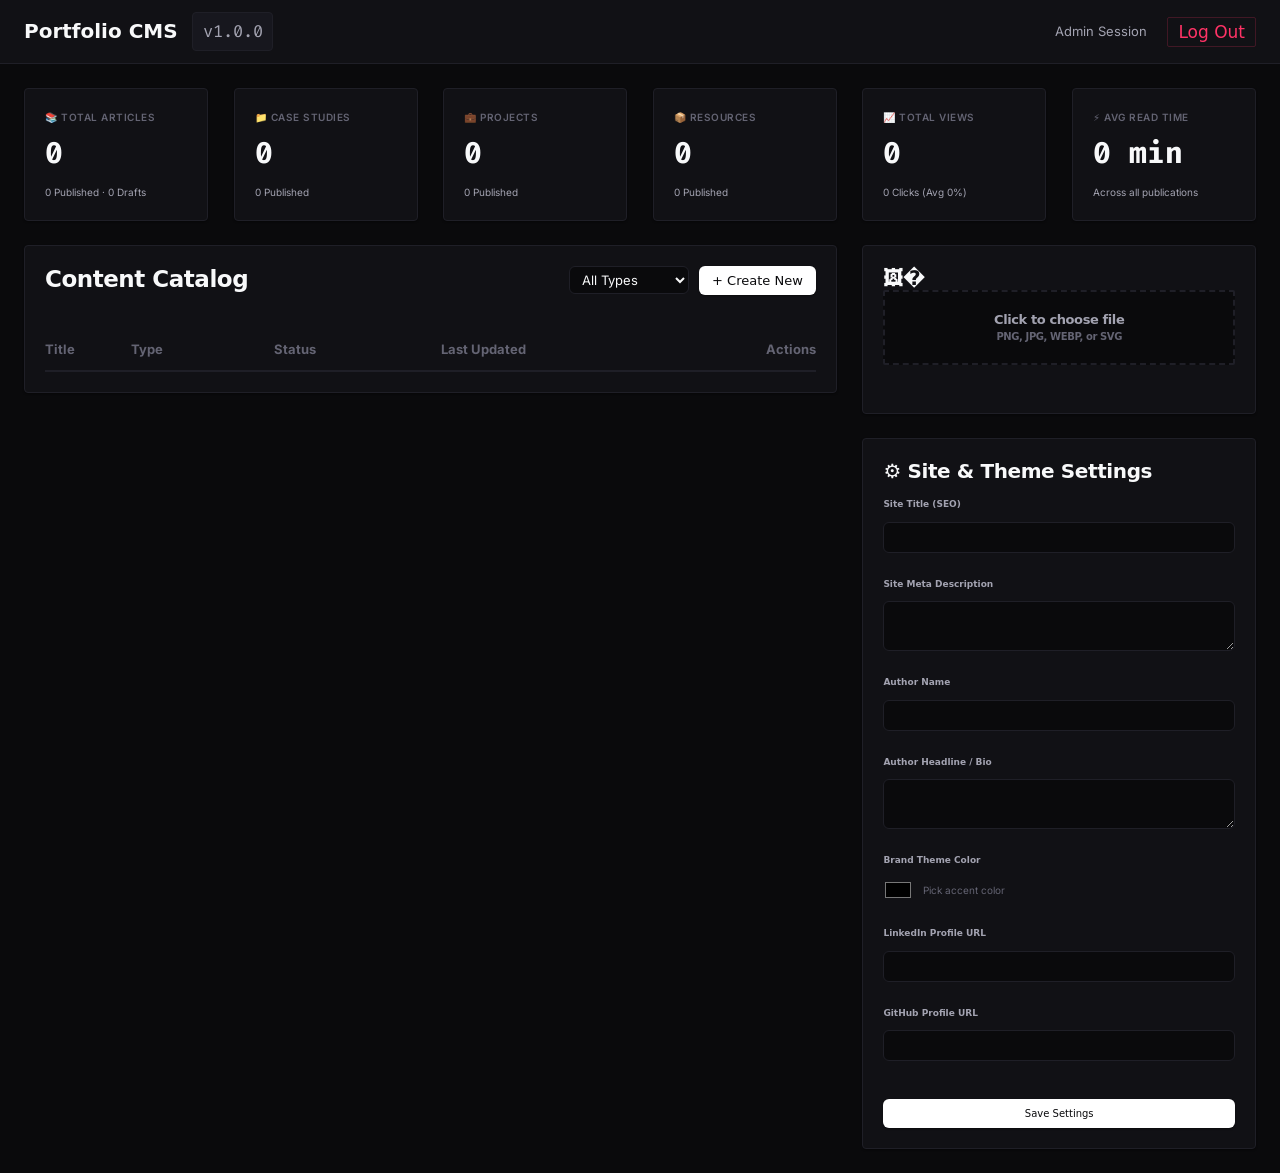
<file: admin/index.html>
<!DOCTYPE html>
<html lang="en" data-theme="dark">

<head>
  <meta charset="UTF-8">
  <meta name="viewport" content="width=device-width, initial-scale=1.0">
  <title>CMS Admin Dashboard | Md Tavrej Ansari</title>
  <link rel="stylesheet" href="../css/variables.css">
  <link rel="stylesheet" href="../css/main.css">
  <link rel="stylesheet" href="../css/components.css">
  <link rel="stylesheet" href="../admin/admin.css">
</head>

<body
  style="background-color: var(--color-bg-primary); color: var(--color-text-primary); margin: 0; font-family: var(--font-body);">

  <!-- Login Modal Overlay -->
  <div id="login-overlay" class="overlay-modal" style="display: flex;">
    <div class="login-card">
      <h2
        style="font-family: var(--font-heading); font-size: var(--font-size-xl); margin-bottom: var(--space-xs); font-weight: var(--fw-bold); text-align: center;">
        CMS Login</h2>
      <p
        style="font-size: var(--font-size-xs); color: var(--color-text-secondary); text-align: center; margin-bottom: var(--space-md);">
        Click below to enter your portfolio admin dashboard.</p>

      <form id="login-form" class="flow flow-sm">
        <button type="submit" class="btn btn-primary w-full" style="margin-top: var(--space-sm);">Access
          Dashboard</button>
      </form>
    </div>
  </div>

  <!-- Main Dashboard Layout -->
  <div id="dashboard-wrapper" style="display: none; min-height: 100vh;">

    <!-- Header Navbar -->
    <header class="admin-header"
      style="background: var(--color-bg-secondary); border-bottom: 1px solid var(--color-border); padding: var(--space-sm) var(--space-lg); display: flex; justify-content: space-between; align-items: center;">
      <div style="display: flex; align-items: center; gap: var(--space-sm);">
        <span
          style="font-family: var(--font-heading); font-weight: var(--fw-bold); font-size: var(--font-size-md);">Portfolio
          CMS</span>
        <span class="badge"
          style="font-size: var(--font-size-xxs); background: var(--color-bg-tertiary); color: var(--color-text-secondary);">v1.0.0</span>
      </div>
      <div style="display: flex; align-items: center; gap: var(--space-md);">
        <span id="user-display" style="font-size: var(--font-size-xs); color: var(--color-text-secondary);">Admin
          Session</span>
        <button id="logout-btn" class="btn btn-text"
          style="font-size: var(--font-size-xxs); color: var(--color-error); border: 1px solid rgba(255, 51, 102, 0.2); padding: 4px 10px; border-radius: var(--radius-xs);">Log
          Out</button>
      </div>
    </header>

    <div class="admin-container"
      style="display: flex; flex-direction: column; gap: var(--space-lg); padding: var(--space-lg); max-width: 1440px; margin: 0 auto; width: 100%;">

      <!-- Metrics Overview Cards -->
      <section id="metrics-section" class="grid-12" style="gap: var(--grid-gap);">
        <div class="col-span-12 col-span-4 col-span-2 metric-card card">
          <div class="metric-label">📚 Total Articles</div>
          <div id="metric-articles-count" class="metric-value">0</div>
          <div class="metric-footer" id="metric-articles-sub">0 Published · 0 Drafts</div>
        </div>
        <div class="col-span-12 col-span-4 col-span-2 metric-card card">
          <div class="metric-label">📁 Case Studies</div>
          <div id="metric-cases-count" class="metric-value">0</div>
          <div class="metric-footer" id="metric-cases-sub">0 Published</div>
        </div>
        <div class="col-span-12 col-span-4 col-span-2 metric-card card">
          <div class="metric-label">💼 Projects</div>
          <div id="metric-projects-count" class="metric-value">0</div>
          <div class="metric-footer" id="metric-projects-sub">0 Published</div>
        </div>
        <div class="col-span-12 col-span-4 col-span-2 metric-card card">
          <div class="metric-label">📦 Resources</div>
          <div id="metric-resources-count" class="metric-value">0</div>
          <div class="metric-footer" id="metric-resources-sub">0 Published</div>
        </div>
        <div class="col-span-12 col-span-4 col-span-2 metric-card card">
          <div class="metric-label">📈 Total Views</div>
          <div id="metric-views-count" class="metric-value">0</div>
          <div class="metric-footer" id="metric-views-clicks">0 Clicks (Avg 0%)</div>
        </div>
        <div class="col-span-12 col-span-4 col-span-2 metric-card card">
          <div class="metric-label">⚡ Avg Read Time</div>
          <div id="metric-readtime-count" class="metric-value">0 min</div>
          <div class="metric-footer">Across all publications</div>
        </div>
      </section>

      <!-- Sidebar and Catalog Section Split -->
      <div class="grid-12" style="gap: var(--grid-gap); align-items: start;">

        <!-- Left Side: Catalog Content list -->
        <main class="col-span-12 col-span-8 card"
          style="background: var(--color-bg-secondary); border: 1px solid var(--color-border); padding: var(--space-md); border-radius: var(--radius-sm);">
          <div
            style="display: flex; justify-content: space-between; align-items: center; margin-bottom: var(--space-md); flex-wrap: wrap; gap: var(--space-xs);">
            <h2
              style="font-family: var(--font-heading); font-size: var(--font-size-lg); font-weight: var(--fw-bold); margin: 0; color: var(--color-text-primary);">
              Content Catalog</h2>
            <div style="display: flex; gap: var(--space-xs); align-items: center;">
              <select id="catalog-type-filter" class="form-input"
                style="padding: 4px 8px; font-size: var(--font-size-xs); background: var(--color-bg-primary);">
                <option value="all">All Types</option>
                <option value="articles">Articles</option>
                <option value="case_studies">Case Studies</option>
                <option value="projects">Projects</option>
                <option value="resources">Resources</option>
              </select>
              <button id="new-content-btn" class="btn btn-primary"
                style="font-size: var(--font-size-xs); padding: 6px 12px;">+ Create New</button>
            </div>
          </div>

          <!-- Catalog List Container -->
          <div class="table-responsive">
            <table class="catalog-table"
              style="width: 100%; border-collapse: collapse; text-align: left; font-size: var(--font-size-xs);">
              <thead>
                <tr style="border-bottom: 2px solid var(--color-border); color: var(--color-text-muted);">
                  <th style="padding: var(--space-xs) 0;">Title</th>
                  <th style="padding: var(--space-xs) var(--space-sm);">Type</th>
                  <th style="padding: var(--space-xs) var(--space-sm);">Status</th>
                  <th style="padding: var(--space-xs) var(--space-sm);">Last Updated</th>
                  <th style="padding: var(--space-xs) 0; text-align: right;">Actions</th>
                </tr>
              </thead>
              <tbody id="catalog-list-tbody">
                <!-- Populate dynamically -->
              </tbody>
            </table>
          </div>
        </main>

        <!-- Right Side: Toolsets & Media Library Panel -->
        <aside class="col-span-12 col-span-4 stack-group" style="gap: var(--space-lg);">

          <!-- Media Library Upload Card -->
          <div class="card"
            style="background: var(--color-bg-secondary); border: 1px solid var(--color-border); padding: var(--space-md); border-radius: var(--radius-sm);">
            <h3
              style="font-family: var(--font-heading); font-size: var(--font-size-md); font-weight: var(--fw-bold); margin: 0 0 var(--space-sm) 0; color: var(--color-text-primary);">
              🖼� <div style="display: flex; flex-direction: column; gap: var(--space-sm);">
                <label class="media-upload-area"
                  style="border: 2px dashed var(--color-border); padding: var(--space-md); text-align: center; border-radius: var(--radius-xs); cursor: pointer; display: block; background: var(--color-bg-primary); transition: var(--transition-fast);">
                  <input type="file" id="media-file-input" accept="image/*" style="display: none;">
                  <div style="font-size: var(--font-size-xs); color: var(--color-text-secondary);">Click to choose file
                  </div>
                  <div style="font-size: 10px; color: var(--color-text-muted); margin-top: 4px;">PNG, JPG, WEBP, or SVG
                  </div>
                </label>

                <!-- Upload Preview Container -->
                <div id="media-preview-container"
                  style="display: none; border: 1px dashed var(--color-accent); padding: var(--space-sm); border-radius: var(--radius-xs); text-align: center; background: var(--color-bg-primary);">
                  <img id="media-preview-img"
                    style="max-height: 100px; max-width: 100%; border-radius: var(--radius-xs); margin-bottom: var(--space-xs);" />
                  <div style="display: flex; gap: var(--space-xs); justify-content: center;">
                    <button id="media-upload-confirm-btn" class="btn btn-primary"
                      style="font-size: 8px; padding: 4px 10px;">Upload File</button>
                    <button id="media-upload-cancel-btn" class="btn btn-secondary"
                      style="font-size: 8px; padding: 4px 10px;">Cancel</button>
                  </div>
                </div>

                <!-- Gallery List -->
                <div id="media-gallery"
                  style="display: grid; grid-template-columns: repeat(4, 1fr); gap: 6px; max-height: 180px; overflow-y: auto; padding-right: 4px;">
                  <!-- Populate dynamically -->
                </div>
              </div>
          </div>

          <!-- Blogger/Wordpress Settings Card -->
          <div class="card"
            style="background: var(--color-bg-secondary); border: 1px solid var(--color-border); padding: var(--space-md); border-radius: var(--radius-sm);">
            <h3
              style="font-family: var(--font-heading); font-size: var(--font-size-md); font-weight: var(--fw-bold); margin: 0 0 var(--space-sm) 0; color: var(--color-text-primary);">
              ⚙️ Site & Theme Settings</h3>
            <div class="flow flow-sm" style="font-size: var(--font-size-xs);">
              <div class="form-group">
                <label class="form-label" style="font-size: 9px;">Site Title (SEO)</label>
                <input type="text" id="settings-site-title" class="form-input"
                  style="width: 100%; padding: 5px; background: var(--color-bg-primary);">
              </div>
              <div class="form-group">
                <label class="form-label" style="font-size: 9px;">Site Meta Description</label>
                <textarea id="settings-site-desc" class="form-input"
                  style="width: 100%; padding: 5px; height: 50px; background: var(--color-bg-primary); resize: vertical;"></textarea>
              </div>
              <div class="form-group">
                <label class="form-label" style="font-size: 9px;">Author Name</label>
                <input type="text" id="settings-author" class="form-input"
                  style="width: 100%; padding: 5px; background: var(--color-bg-primary);">
              </div>
              <div class="form-group">
                <label class="form-label" style="font-size: 9px;">Author Headline / Bio</label>
                <textarea id="settings-author-bio" class="form-input"
                  style="width: 100%; padding: 5px; height: 50px; background: var(--color-bg-primary); resize: vertical;"></textarea>
              </div>
              <div class="form-group">
                <label class="form-label" style="font-size: 9px;">Brand Theme Color</label>
                <div style="display: flex; gap: var(--space-xs); align-items: center;">
                  <input type="color" id="settings-brand-color"
                    style="border: none; padding: 0; width: 30px; height: 24px; background: transparent; cursor: pointer;">
                  <span style="font-size: 10px; color: var(--color-text-muted);">Pick accent color</span>
                </div>
              </div>
              <div class="form-group">
                <label class="form-label" style="font-size: 9px;">LinkedIn Profile URL</label>
                <input type="url" id="settings-linkedin" class="form-input"
                  style="width: 100%; padding: 5px; background: var(--color-bg-primary);">
              </div>
              <div class="form-group">
                <label class="form-label" style="font-size: 9px;">GitHub Profile URL</label>
                <input type="url" id="settings-github" class="form-input"
                  style="width: 100%; padding: 5px; background: var(--color-bg-primary);">
              </div>
              <button id="settings-save-btn" class="btn btn-primary w-full" style="font-size: 10px; padding: 8px;">Save
                Settings</button>
            </div>
          </div>
      </div>
    </div>
    </aside>
  </div>
  </div>
  </div>

  <!-- Content Editor Modal Drawer (Full Page overlay) -->
  <div id="editor-drawer" class="drawer-modal" style="display: none;">
    <div class="drawer-content">
      <div class="drawer-header">
        <h2 id="editor-title"
          style="font-family: var(--font-heading); font-size: var(--font-size-lg); font-weight: var(--fw-bold); margin: 0;">
          Create New Publication</h2>
        <div style="display: flex; gap: var(--space-sm);">
          <button id="editor-close-btn" class="btn btn-text"
            style="border: 1px solid var(--color-border); padding: var(--space-xs) var(--space-sm); border-radius: var(--radius-xs);">Cancel</button>
          <button id="editor-save-draft-btn" class="btn btn-secondary"
            style="padding: var(--space-xs) var(--space-sm); border-radius: var(--radius-xs);">Save Draft</button>
          <button id="editor-publish-btn" class="btn btn-primary"
            style="padding: var(--space-xs) var(--space-sm); border-radius: var(--radius-xs);">Publish Now</button>
        </div>
      </div>

      <div class="drawer-body grid-12"
        style="gap: var(--grid-gap); padding: var(--space-lg); overflow-y: auto; max-height: calc(100vh - 80px);">

        <!-- Editor Content (Left Column) -->
        <div class="col-span-12 col-span-8 flow flow-md">
          <!-- Primary Fields -->
          <div class="grid-12" style="gap: var(--space-sm);">
            <div class="col-span-12 col-span-8 form-group">
              <label for="post-title-input" class="form-label">Title</label>
              <input type="text" id="post-title-input" class="form-input" placeholder="Enter headline title..." required
                style="width: 100%;">
            </div>
            <div class="col-span-12 col-span-4 form-group">
              <label for="post-type-select" class="form-label">Type</label>
              <select id="post-type-select" class="form-input" style="width: 100%;">
                <option value="articles">Article</option>
                <option value="case_studies">Case Study</option>
                <option value="projects">Project</option>
                <option value="resources">Resource</option>
              </select>
            </div>
          </div>

          <div class="grid-12" style="gap: var(--space-sm);">
            <div class="col-span-12 col-span-6 form-group">
              <label for="post-category-input" class="form-label">Category</label>
              <input type="text" id="post-category-input" class="form-input" placeholder="e.g. Analytics, E-Commerce"
                required style="width: 100%;">
            </div>
            <div class="col-span-12 col-span-6 form-group">
              <label for="post-tags-input" class="form-label">Tags (Comma separated)</label>
              <input type="text" id="post-tags-input" class="form-input" placeholder="Google Ads, Landing Page, CRO"
                style="width: 100%;">
            </div>
          </div>

          <div class="form-group">
            <label for="post-excerpt-input" class="form-label">Excerpt / Summary</label>
            <textarea id="post-excerpt-input" class="form-input" placeholder="Brief summary of this item..."
              style="width: 100%; height: 60px;"></textarea>
          </div>

          <!-- Rich Text Formatting Bar -->
          <div class="form-group">
            <label class="form-label">Content Body</label>
            <div class="rich-format-bar">
              <button type="button" data-cmd="h2" title="Heading 2">H2</button>
              <button type="button" data-cmd="h3" title="Heading 3">H3</button>
              <button type="button" data-cmd="p" title="Paragraph">Paragraph</button>
              <button type="button" data-cmd="blockquote" title="Quote block">Quote</button>
              <button type="button" data-cmd="ul" title="Unordered List">Bullet List</button>
              <button type="button" data-cmd="table" title="Table grid">Table</button>
              <button type="button" data-cmd="link" title="Insert hyperlink">Link</button>
              <button type="button" data-cmd="btn" title="Call-To-Action Button">CTA Button</button>
              <button type="button" data-cmd="callout" title="Callout highlight box">Callout</button>
            </div>
            <textarea id="post-content-textarea" class="form-input"
              placeholder="Write HTML body content or use format bars..."
              style="width: 100%; height: 350px; font-family: var(--font-mono); font-size: var(--font-size-xs); line-height: 1.5;"></textarea>
            <div
              style="display: flex; justify-content: space-between; font-size: 10px; color: var(--color-text-muted); margin-top: 4px;">
              <span id="editor-word-count">Words: 0</span>
              <span id="editor-read-time">Est. Read Time: 1 min</span>
            </div>
          </div>

          <!-- Real-Time Content HTML Preview -->
          <div
            style="border: 1px solid var(--color-border); border-radius: var(--radius-xs); background: var(--color-bg-primary); padding: var(--space-md);">
            <div
              style="font-size: 10px; font-weight: bold; text-transform: uppercase; color: var(--color-text-muted); margin-bottom: var(--space-sm);">
              Live Content Preview</div>
            <div id="content-preview-pane" class="flow"
              style="min-height: 100px; font-size: var(--font-size-sm); color: var(--color-text-secondary);">
              <!-- preview rendered dynamically -->
            </div>
          </div>
        </div>

        <!-- SEO Metadata Configuration (Right Column) -->
        <div class="col-span-12 col-span-4 stack-group"
          style="gap: var(--space-md); border-left: 1px solid var(--color-border); padding-left: var(--space-md);">
          <div>
            <h3
              style="font-family: var(--font-heading); font-size: var(--font-size-md); font-weight: var(--fw-bold); margin: 0 0 var(--space-sm) 0; color: var(--color-text-primary);">
              Search Engine Setup</h3>
            <p style="font-size: 10px; color: var(--color-text-secondary); margin-bottom: var(--space-md);">Configure
              SEO metadata, OpenGraph parameters, and target focus keywords.</p>
          </div>

          <div class="form-group">
            <label for="post-seo-title" class="form-label" style="font-size: 11px;">SEO Title</label>
            <input type="text" id="post-seo-title" class="form-input" placeholder="e.g. Primary Keyword | Page Title"
              style="width: 100%; font-size: var(--font-size-xs); padding: 6px;">
          </div>

          <div class="form-group">
            <label for="post-seo-desc" class="form-label" style="font-size: 11px;">Meta Description</label>
            <textarea id="post-seo-desc" class="form-input" placeholder="Brief target meta description..."
              style="width: 100%; height: 70px; font-size: var(--font-size-xs); padding: 6px;"></textarea>
          </div>

          <div class="form-group">
            <label for="post-seo-keyword" class="form-label" style="font-size: 11px;">Focus Keyword</label>
            <input type="text" id="post-seo-keyword" class="form-input" placeholder="e.g. Google Ads Setup"
              style="width: 100%; font-size: var(--font-size-xs); padding: 6px;">
          </div>

          <div class="form-group">
            <label for="post-seo-slug" class="form-label" style="font-size: 11px;">URL Slug</label>
            <input type="text" id="post-seo-slug" class="form-input" placeholder="e.g. high-converting-landing-page"
              style="width: 100%; font-size: var(--font-size-xs); padding: 6px;">
          </div>

          <div class="form-group">
            <label for="post-seo-canonical" class="form-label" style="font-size: 11px;">Canonical URL Override</label>
            <input type="text" id="post-seo-canonical" class="form-input" placeholder="Auto-generated if blank"
              style="width: 100%; font-size: var(--font-size-xs); padding: 6px;">
          </div>

          <!-- Accordion for OpenGraph -->
          <details
            style="border: 1px solid var(--color-border); border-radius: var(--radius-xs); background: var(--color-bg-secondary); padding: 6px 10px;">
            <summary style="font-size: 11px; font-weight: bold; cursor: pointer; color: var(--color-text-primary);">
              Social Media Cards (OG)</summary>
            <div class="flow flow-xs" style="margin-top: 6px; font-size: var(--font-size-xs);">
              <div class="form-group">
                <label class="form-label" style="font-size: 9px; margin-bottom: 2px;">OG Title</label>
                <input type="text" id="post-og-title" class="form-input"
                  style="width: 100%; padding: 4px; font-size: 11px;">
              </div>
              <div class="form-group">
                <label class="form-label" style="font-size: 9px; margin-bottom: 2px;">OG Description</label>
                <textarea id="post-og-desc" class="form-input"
                  style="width: 100%; height: 50px; font-size: 11px;"></textarea>
              </div>
              <div class="form-group">
                <label class="form-label" style="font-size: 9px; margin-bottom: 2px;">Twitter Card Type</label>
                <select id="post-twitter-card" class="form-input" style="width: 100%; padding: 4px; font-size: 11px;">
                  <option value="summary_large_image">summary_large_image</option>
                  <option value="summary">summary</option>
                </select>
              </div>
            </div>
          </details>

          <!-- Accordion for FAQ Schema -->
          <details
            style="border: 1px solid var(--color-border); border-radius: var(--radius-xs); background: var(--color-bg-secondary); padding: 6px 10px;">
            <summary style="font-size: 11px; font-weight: bold; cursor: pointer; color: var(--color-text-primary);">AEO
              Schema (FAQ List)</summary>
            <div class="flow flow-xs" style="margin-top: 6px; font-size: var(--font-size-xs);">
              <div id="faq-schema-items" class="stack-group" style="gap: 6px;">
                <!-- Add dynamic FAQ inputs here -->
              </div>
              <button type="button" id="faq-add-item-btn" class="btn btn-secondary w-full"
                style="font-size: 9px; padding: 4px; margin-top: 6px;">+ Add FAQ Item</button>
            </div>
          </details>

          <!-- SEO Health Score -->
          <div
            style="border: 1px solid var(--color-border); border-radius: var(--radius-xs); background: var(--color-bg-primary); padding: var(--space-sm);">
            <div
              style="font-size: 10px; font-weight: bold; text-transform: uppercase; color: var(--color-text-muted); margin-bottom: 4px;">
              SEO Score Checker</div>
            <div style="display: flex; align-items: center; gap: var(--space-sm); margin-top: 4px;">
              <span id="seo-score-badge" class="badge"
                style="font-size: var(--font-size-xs); background: var(--color-bg-tertiary); color: var(--color-success); border: 1px solid var(--color-success); font-family: var(--font-mono); font-weight: bold; padding: 4px 8px;">0
                / 100</span>
              <span id="seo-score-text" style="font-size: 10px; color: var(--color-text-secondary);">Needs title and
                keyword checks</span>
            </div>
          </div>
        </div>
      </div>
    </div>
  </div>

  <script src="../admin/admin.js"></script>
</body>

</html>
</file>
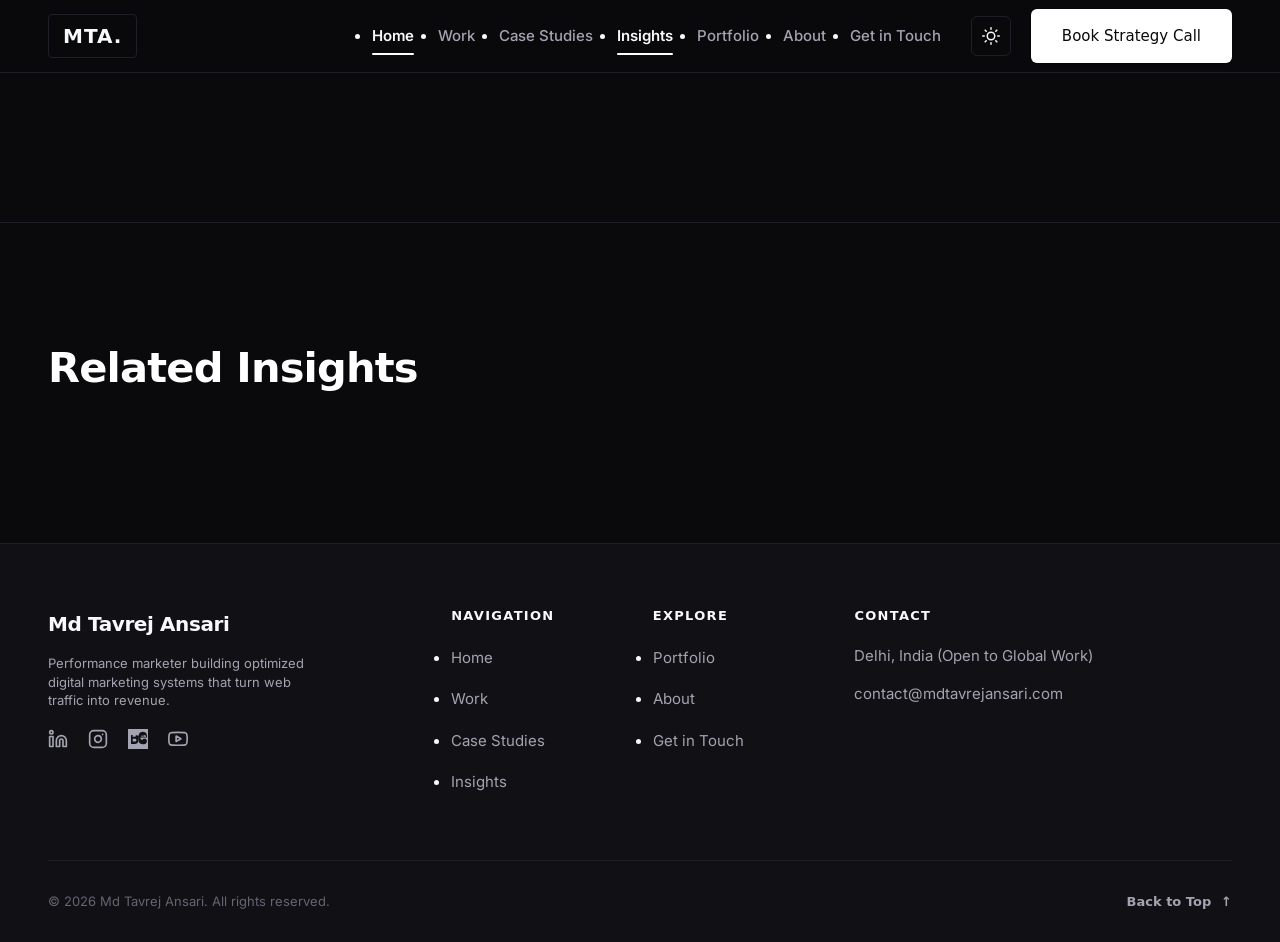
<file: article/index.html>
<!DOCTYPE html>
<html lang="en" data-theme="dark">
<head>
  <meta charset="UTF-8">
  <meta name="viewport" content="width=device-width, initial-scale=1.0">
  <title>Why Most Businesses Don't Have a Marketing Problem | Md Tavrej Ansari</title>
  <meta name="description" content="Most businesses don't struggle because of poor marketing - they struggle because of disconnected systems. This article explores how to align acquisition and conversion pipelines.">
  <link rel="stylesheet" href="../css/variables.css">
  <link rel="stylesheet" href="../css/main.css">
  <link rel="stylesheet" href="../css/components.css">
</head>
<body>
  <global-navbar></global-navbar>

  <main>
    <section class="section" style="padding-top: var(--space-xl);">
      <div class="container" id="article-detail-container" style="max-width: 800px; margin: 0 auto;">
        <!-- Dynamic detail content loaded by cms-loader.js -->
      </div>
    </section>

    <!-- RELATED WORK / INSIGHTS -->
    <section class="section border-t" aria-label="Related Publications">
      <div class="container">
        <h2 class="section-title" style="margin-bottom: var(--space-xl);">Related Insights</h2>
        <div class="grid-12" id="related-content-grid" style="gap: var(--grid-gap);">
          <!-- Dynamic Related items loaded by cms-loader.js -->
        </div>
      </div>
    </section>
  </main>

  <global-footer></global-footer>

  <script src="../js/components.js"></script>
  <script src="../js/main.js"></script>
  <script src="../data/db.js"></script>
  <script src="../js/cms-loader.js"></script>
</body>
</html>
</file>
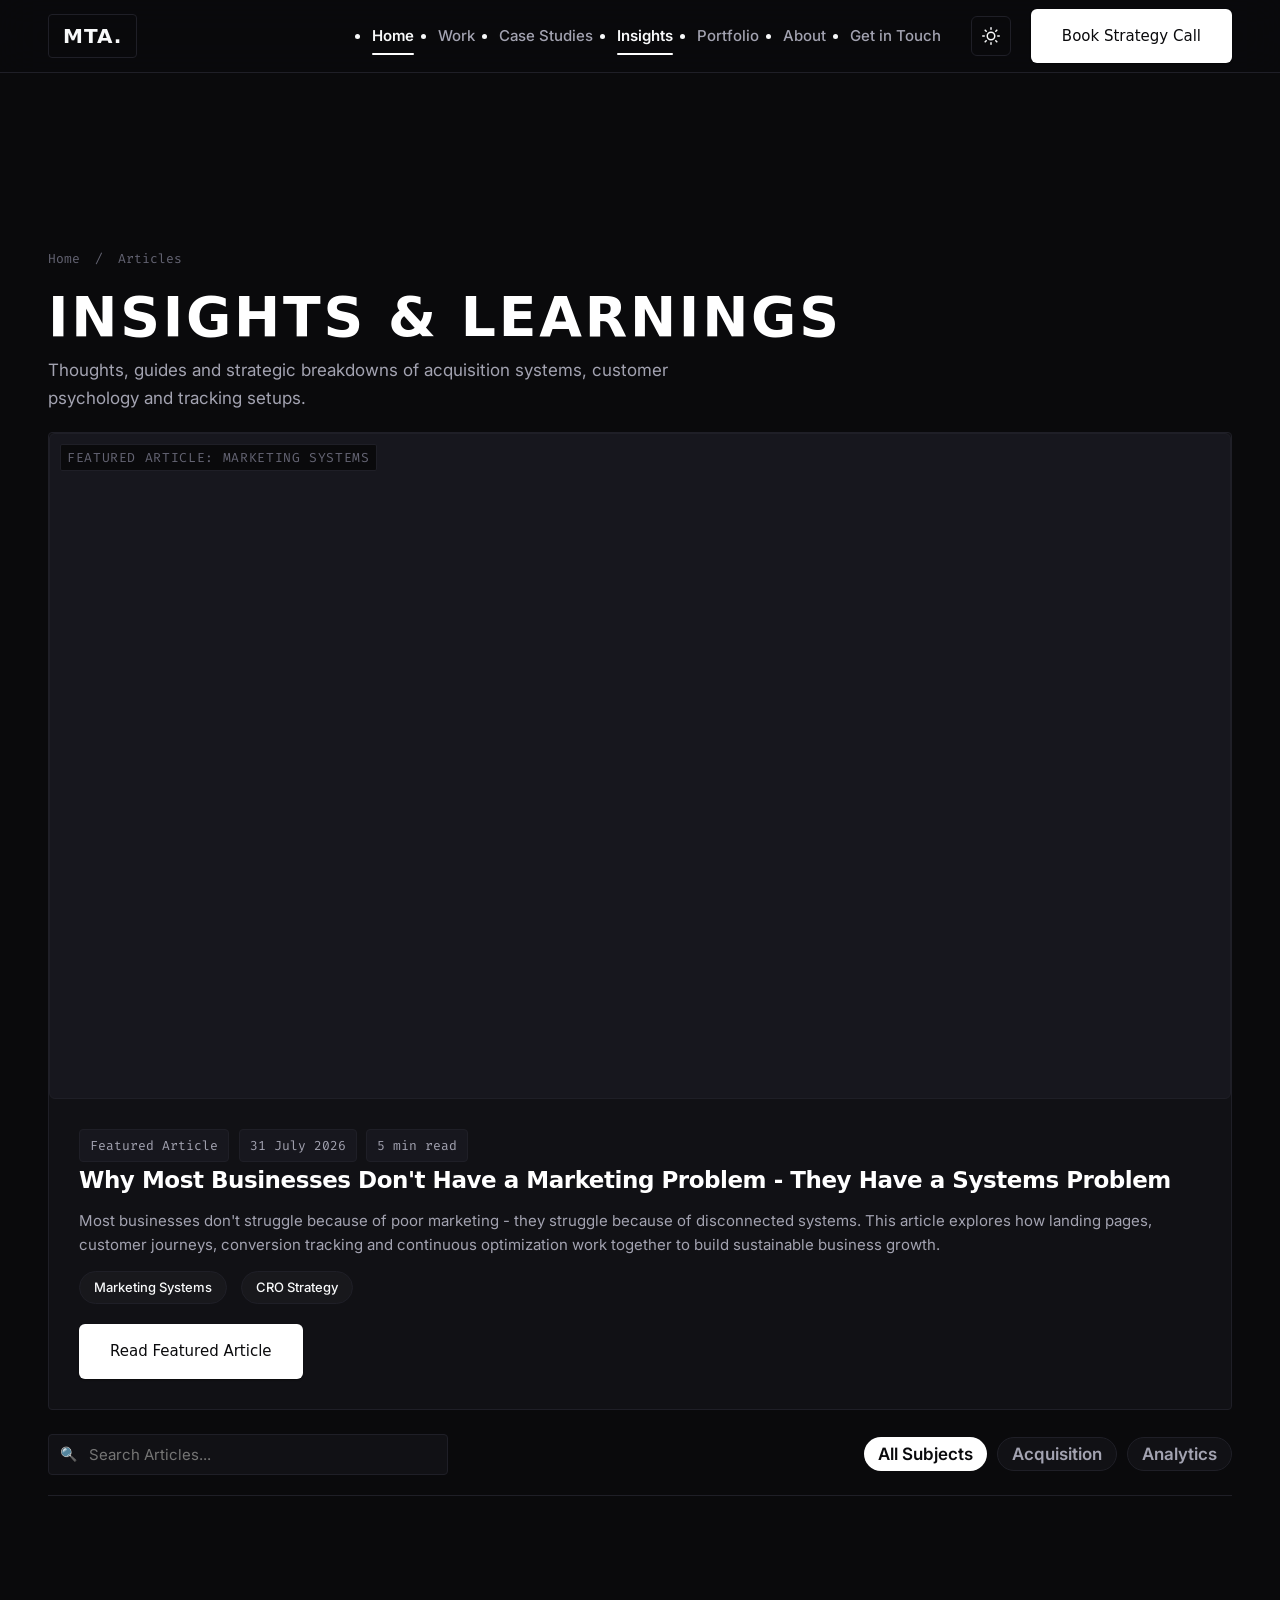
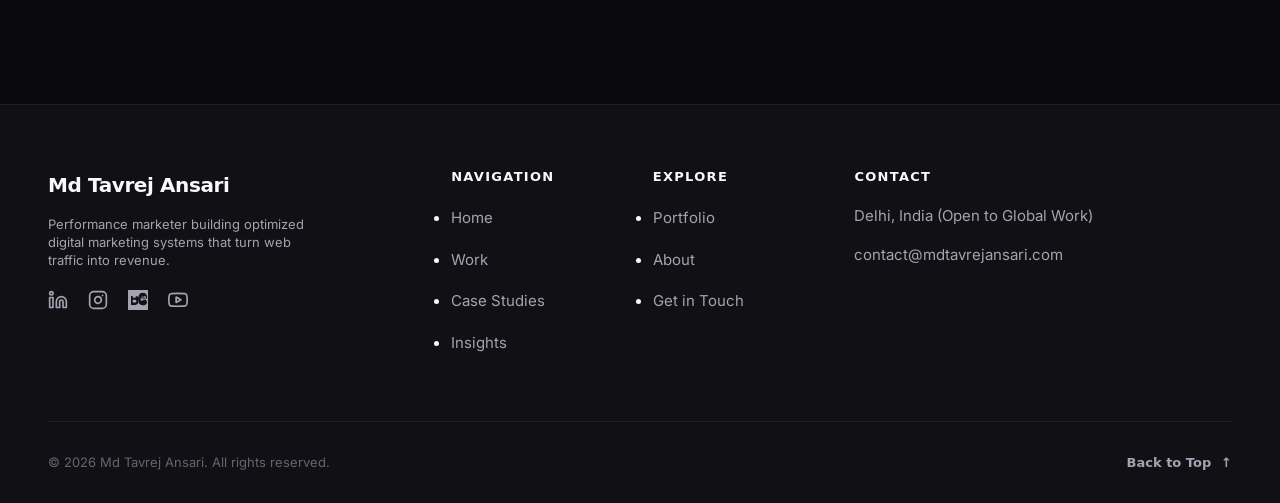
<file: articles/index.html>
<!DOCTYPE html>
<html lang="en" data-theme="dark">
<head>
  <meta charset="UTF-8">
  <meta name="viewport" content="width=device-width, initial-scale=1.0">
  <title>[Articles] | Md Tavrej Ansari</title>
  <meta name="description" content="[SEO Page Meta Description: Editorial publication catalog. Modern articles, technical papers and industry perspectives ready for CMS connection.]">
  <link rel="stylesheet" href="../css/variables.css">
  <link rel="stylesheet" href="../css/main.css">
  <link rel="stylesheet" href="../css/components.css">
</head>
<body>
  <global-navbar></global-navbar>

  <main>
    <!-- Page Hero Header -->
    <header class="section-hero section pb-md" aria-label="Page Title Header">
      <div class="container">
        <div class="breadcrumbs">
          <a href="../">Home</a>
          <span class="breadcrumbs-separator"></span>
          <span>Articles</span>
        </div>
        <h1 class="hero-title" style="margin-top: var(--space-sm);">Insights & Learnings</h1>
        <p class="max-w-prose" style="color: var(--color-text-secondary); margin-top: var(--space-xs);">
          Thoughts, guides and strategic breakdowns of acquisition systems, customer psychology and tracking setups.
        </p>
      </div>
    </header>

    <!-- Featured Article Banner -->
    <section class="section pt-0 pb-lg" aria-label="Featured Article Highlight">
      <div class="container">
        <article class="grid-12" style="background-color: var(--color-bg-secondary); border: 1px solid var(--color-border); border-radius: var(--radius-sm); overflow: hidden; align-items: center; gap: 0;">
          <div style="grid-column: span 12; height: 100%; min-height: 250px; display: flex; align-items: center; justify-content: center; background-color: var(--color-bg-tertiary);" class="skeleton-media-box ratio-landscape">
            <span class="skeleton-label">Featured Article: Marketing Systems</span>
          </div>
          <div style="grid-column: span 12; padding: var(--space-xl);" class="flow flow-sm">
            <div class="card-meta">
              <span class="badge">Featured Article</span>
              <span class="badge">31 July 2026</span>
              <span class="badge">5 min read</span>
            </div>
            <h2 class="card-title" style="font-size: var(--font-size-lg); font-weight: bold; margin-top: var(--space-xxs);">Why Most Businesses Don't Have a Marketing Problem - They Have a Systems Problem</h2>
            <p style="color: var(--color-text-secondary); font-size: var(--font-size-sm); line-height: var(--lh-body);">
              Most businesses don't struggle because of poor marketing - they struggle because of disconnected systems. This article explores how landing pages, customer journeys, conversion tracking and continuous optimization work together to build sustainable business growth.
            </p>
            <div class="flex-group mt-sm">
              <span class="tag-pill">Marketing Systems</span>
              <span class="tag-pill">CRO Strategy</span>
            </div>
            <div style="margin-top: var(--space-md);">
              <a href="../article/" class="btn btn-primary">Read Featured Article</a>
            </div>
          </div>
        </article>
      </div>
    </section>

    <!-- Search & Filters -->
    <section class="section pt-0 pb-lg" aria-label="Filters and Category Grouping">
      <div class="container">
        <div class="search-filter-area" style="display: flex; flex-wrap: wrap; gap: var(--space-md); justify-content: space-between; align-items: center; border-bottom: 1px solid var(--color-border); padding-bottom: var(--space-md);">
          <div class="search-bar-wrapper" style="position: relative; flex: 1; max-width: 400px;">
            <input type="search" id="articles-search-input" class="search-input" placeholder="Search Articles..." aria-label="Search Articles Input"
              style="width: 100%; padding: var(--space-xs) var(--space-md) var(--space-xs) 2.5rem; background: var(--color-bg-secondary); border: 1px solid var(--color-border); border-radius: var(--radius-sm); color: var(--color-text-primary); font-size: var(--font-size-sm);">
            <span style="position: absolute; left: 12px; top: 50%; transform: translateY(-50%); color: var(--color-text-muted); font-size: 14px;">🔍</span>
          </div>
          <div class="filter-group" style="display: flex; gap: var(--space-xs);">
            <button class="filter-pill active" data-articles-filter="all" style="background: var(--color-accent); color: var(--color-bg-primary); border: none; padding: 6px 14px; border-radius: var(--radius-full); font-size: var(--font-size-xxs); font-weight: var(--fw-semibold); cursor: pointer;">All Subjects</button>
            <button class="filter-pill" data-articles-filter="Acquisition" style="background: var(--color-bg-secondary); color: var(--color-text-secondary); border: 1px solid var(--color-border); padding: 6px 14px; border-radius: var(--radius-full); font-size: var(--font-size-xxs); font-weight: var(--fw-semibold); cursor: pointer;">Acquisition</button>
            <button class="filter-pill" data-articles-filter="Analytics" style="background: var(--color-bg-secondary); color: var(--color-text-secondary); border: 1px solid var(--color-border); padding: 6px 14px; border-radius: var(--radius-full); font-size: var(--font-size-xxs); font-weight: var(--fw-semibold); cursor: pointer;">Analytics</button>
          </div>
        </div>
      </div>
    </section>

    <!-- Articles Grid -->
    <section class="section pt-0" aria-label="Articles Grid List">
      <div class="container">
        <div class="grid-12" id="articles-list-grid" style="gap: var(--grid-gap);">
          <!-- Dynamic Content loaded by cms-loader.js -->
        </div>
      </div>
    </section>
  </main>

  <global-footer></global-footer>

  <script src="../js/components.js"></script>
  <script src="../js/main.js"></script>
  <script src="../data/db.js"></script>
  <script src="../js/cms-loader.js"></script>
</body>
</html>
</file>
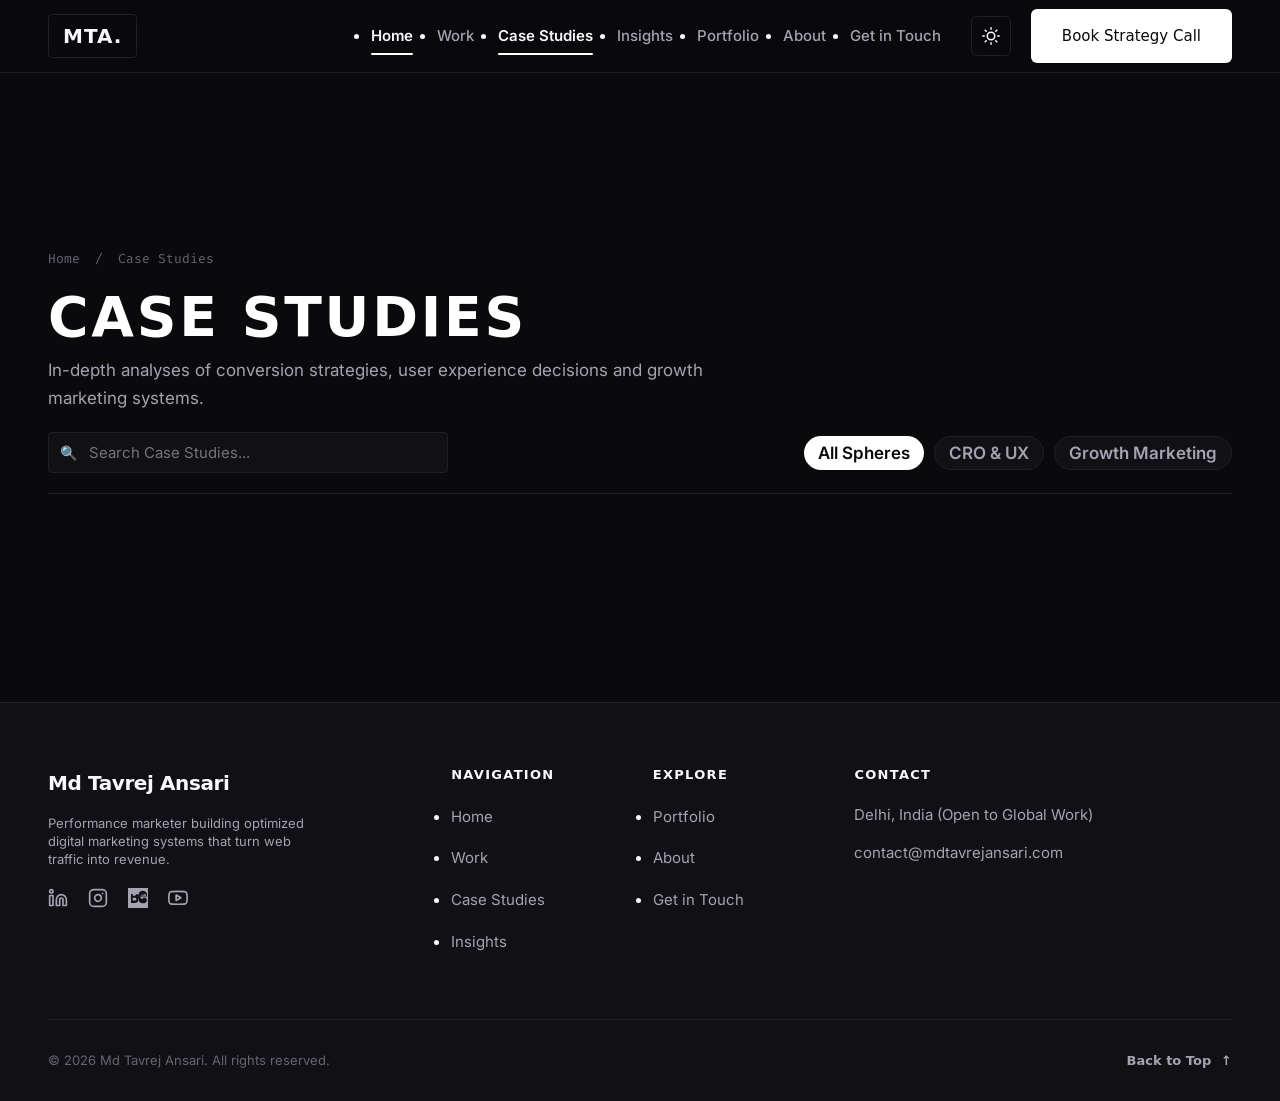
<file: case-studies/index.html>
<!DOCTYPE html>
<html lang="en" data-theme="dark">
<head>
  <meta charset="UTF-8">
  <meta name="viewport" content="width=device-width, initial-scale=1.0">
  <title>[Case Studies] | Md Tavrej Ansari</title>
  <meta name="description" content="[SEO Page Meta Description: Overview of clinical and system case studies. Filterable analytical breakdowns ready for dynamic integration.]">
  <link rel="stylesheet" href="../css/variables.css">
  <link rel="stylesheet" href="../css/main.css">
  <link rel="stylesheet" href="../css/components.css">
</head>
<body>
  <global-navbar></global-navbar>

  <main>
    <!-- Page Hero Header -->
    <header class="section-hero section pb-md" aria-label="Page Title Header">
      <div class="container">
        <div class="breadcrumbs">
          <a href="../">Home</a>
          <span class="breadcrumbs-separator"></span>
          <span>Case Studies</span>
        </div>
        <h1 class="hero-title" style="margin-top: var(--space-sm);">Case Studies</h1>
        <p class="max-w-prose" style="color: var(--color-text-secondary); margin-top: var(--space-xs);">
          In-depth analyses of conversion strategies, user experience decisions and growth marketing systems.
        </p>
      </div>
    </header>

    <!-- Search & Filters -->
    <section class="section pt-0 pb-lg" aria-label="Search and Filter Block">
      <div class="container">
        <div class="search-filter-area" style="display: flex; flex-wrap: wrap; gap: var(--space-md); justify-content: space-between; align-items: center; border-bottom: 1px solid var(--color-border); padding-bottom: var(--space-md);">
          <div class="search-bar-wrapper" style="position: relative; flex: 1; max-width: 400px;">
            <input type="search" id="case_studies-search-input" class="search-input" placeholder="Search Case Studies..." aria-label="Search Case Studies Input"
              style="width: 100%; padding: var(--space-xs) var(--space-md) var(--space-xs) 2.5rem; background: var(--color-bg-secondary); border: 1px solid var(--color-border); border-radius: var(--radius-sm); color: var(--color-text-primary); font-size: var(--font-size-sm);">
            <span style="position: absolute; left: 12px; top: 50%; transform: translateY(-50%); color: var(--color-text-muted); font-size: 14px;">🔍</span>
          </div>
          <div class="filter-group" style="display: flex; gap: var(--space-xs);">
            <button class="filter-pill active" data-case_studies-filter="all" style="background: var(--color-accent); color: var(--color-bg-primary); border: none; padding: 6px 14px; border-radius: var(--radius-full); font-size: var(--font-size-xxs); font-weight: var(--fw-semibold); cursor: pointer;">All Spheres</button>
            <button class="filter-pill" data-case_studies-filter="CRO & UX" style="background: var(--color-bg-secondary); color: var(--color-text-secondary); border: 1px solid var(--color-border); padding: 6px 14px; border-radius: var(--radius-full); font-size: var(--font-size-xxs); font-weight: var(--fw-semibold); cursor: pointer;">CRO & UX</button>
            <button class="filter-pill" data-case_studies-filter="Growth Marketing" style="background: var(--color-bg-secondary); color: var(--color-text-secondary); border: 1px solid var(--color-border); padding: 6px 14px; border-radius: var(--radius-full); font-size: var(--font-size-xxs); font-weight: var(--fw-semibold); cursor: pointer;">Growth Marketing</button>
          </div>
        </div>
      </div>
    </section>

    <!-- Case Studies Catalog Grid -->
    <section class="section pt-0" aria-label="Case Studies Catalog List">
      <div class="container">
        <div class="grid-12" id="case_studies-list-grid" style="gap: var(--grid-gap);">
          <!-- Dynamic Content loaded by cms-loader.js -->
        </div>
      </div>
    </section>
  </main>

  <global-footer></global-footer>

  <script src="../js/components.js"></script>
  <script src="../js/main.js"></script>
  <script src="../data/db.js"></script>
  <script src="../js/cms-loader.js"></script>
</body>
</html>
</file>
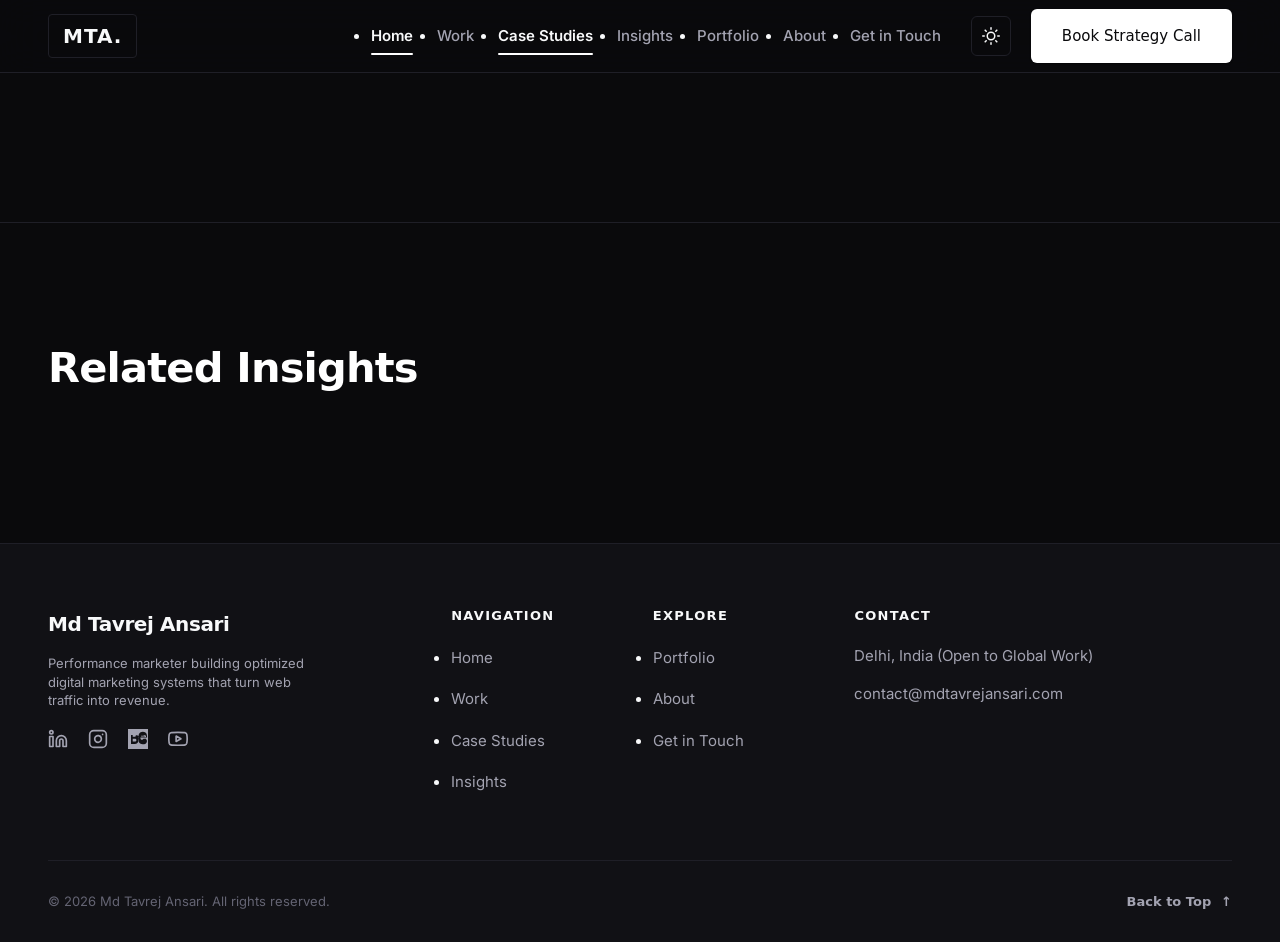
<file: case-study/index.html>
<!DOCTYPE html>
<html lang="en" data-theme="dark">
<head>
  <meta charset="UTF-8">
  <meta name="viewport" content="width=device-width, initial-scale=1.0">
  <title>Case Study | Md Tavrej Ansari</title>
  <meta name="description" content="In-depth analytical review of conversion tracking and landing page strategies.">
  <link rel="stylesheet" href="../css/variables.css">
  <link rel="stylesheet" href="../css/main.css">
  <link rel="stylesheet" href="../css/components.css">
</head>
<body>
  <global-navbar></global-navbar>

  <main>
    <section class="section" style="padding-top: var(--space-xl);">
      <div class="container" id="case-detail-container" style="max-width: 800px; margin: 0 auto;">
        <!-- Dynamic detail content loaded by cms-loader.js -->
      </div>
    </section>

    <!-- RELATED WORK / INSIGHTS -->
    <section class="section border-t" aria-label="Related Publications">
      <div class="container">
        <h2 class="section-title" style="margin-bottom: var(--space-xl);">Related Insights</h2>
        <div class="grid-12" id="related-content-grid" style="gap: var(--grid-gap);">
          <!-- Dynamic Related items loaded by cms-loader.js -->
        </div>
      </div>
    </section>
  </main>

  <global-footer></global-footer>

  <script src="../js/components.js"></script>
  <script src="../js/main.js"></script>
  <script src="../data/db.js"></script>
  <script src="../js/cms-loader.js"></script>
</body>
</html>
</file>
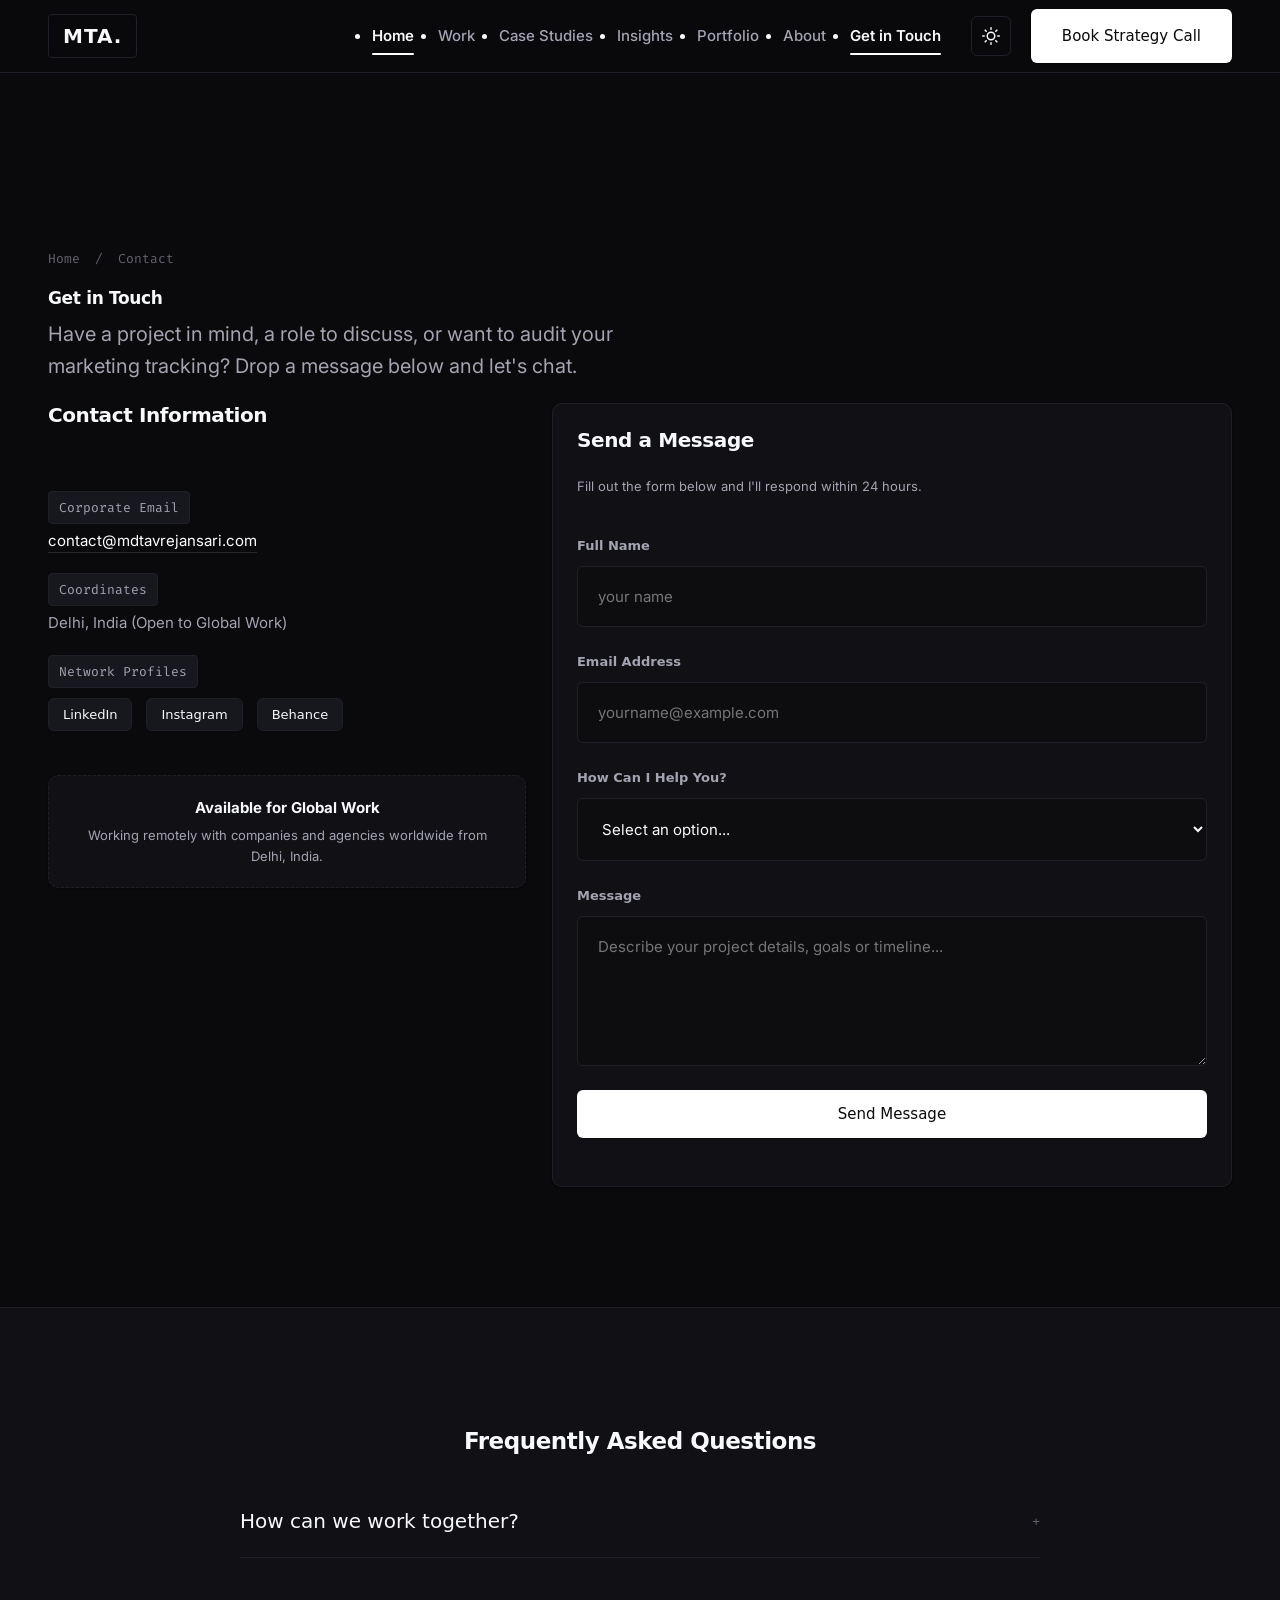
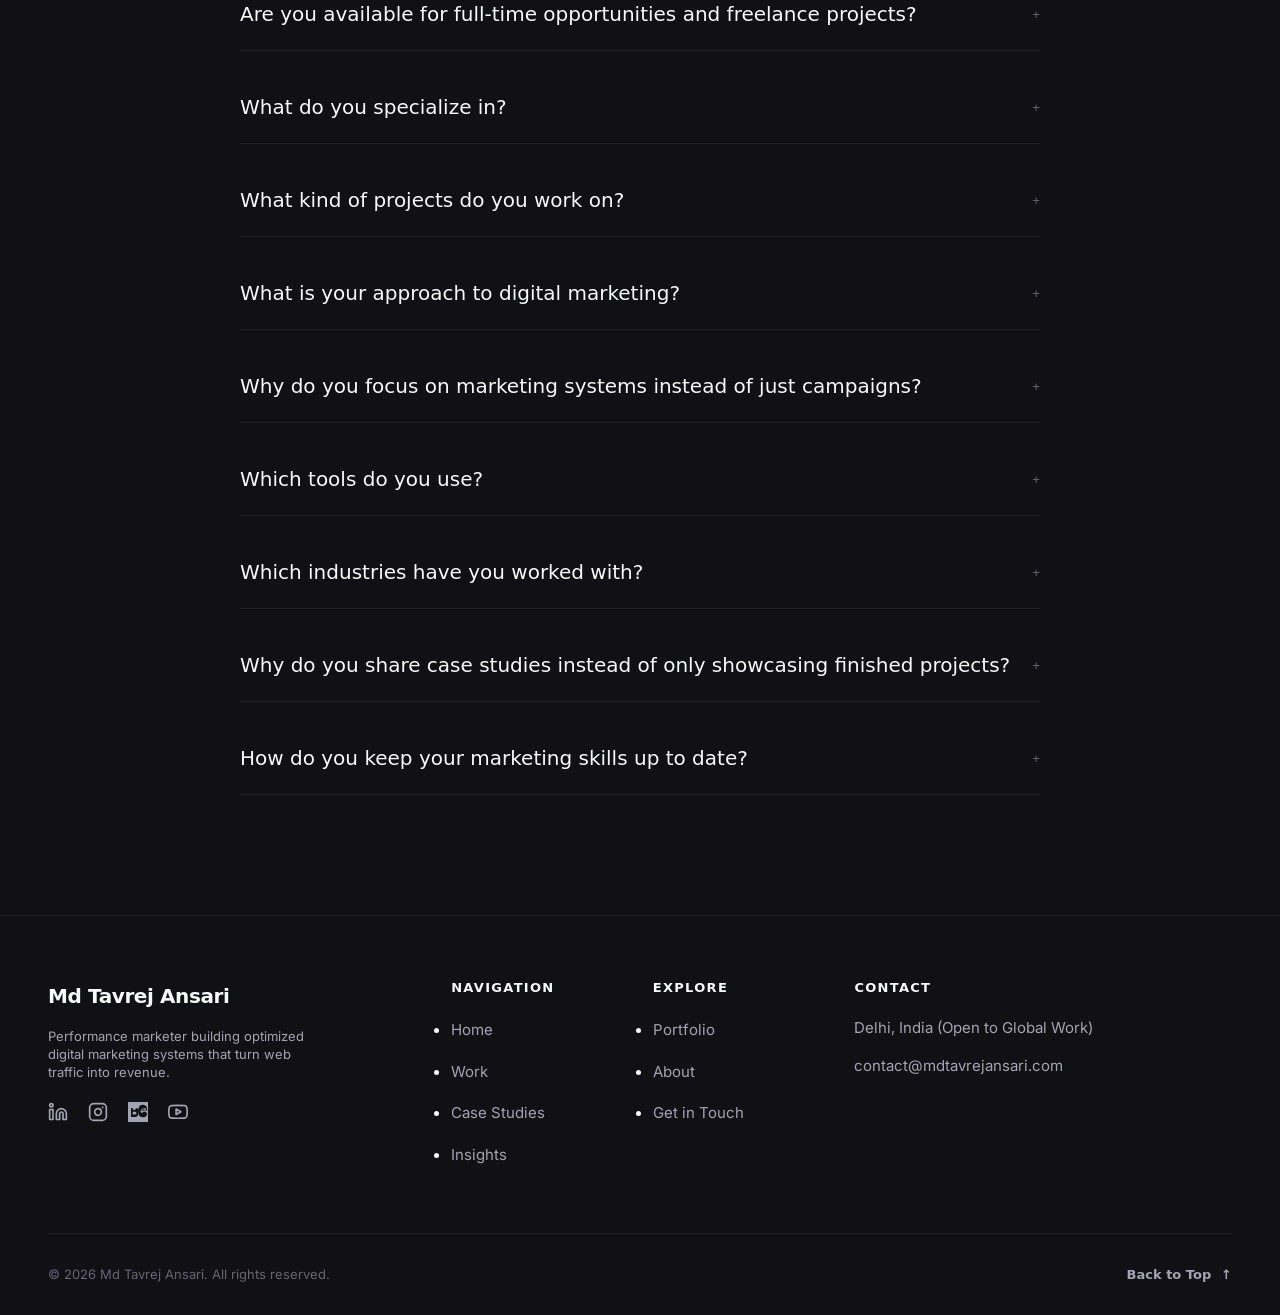
<file: contact/index.html>
<!DOCTYPE html>
<html lang="en" data-theme="dark">

<head>
  <meta charset="UTF-8">
  <meta name="viewport" content="width=device-width, initial-scale=1.0">
  <title>Contact Md Tavrej Ansari | Performance Marketer</title>
  <meta name="description"
    content="Get in touch with Md Tavrej Ansari for performance marketing campaigns, landing page setup, attribution tracking (GTM & GA4) audits, or employment inquiries.">
  <link rel="stylesheet" href="../css/variables.css">
  <link rel="stylesheet" href="../css/main.css">
  <link rel="stylesheet" href="../css/components.css">
</head>

<body>
  <global-navbar></global-navbar>

  <main>
    <!-- Page Hero Header -->
    <header class="section-hero section pb-md" aria-label="Page Title Header">
      <div class="container">
        <div class="breadcrumbs">
          <a href="../">Home</a>
          <span class="breadcrumbs-separator"></span>
          <span>Contact</span>
        </div>
        <h1
          style="font-size: var(--font-size-2xl); font-weight: var(--fw-bold); margin-top: var(--space-sm); color: var(--color-text-primary); letter-spacing: var(--ls-tight);">
          Get in Touch
        </h1>
        <p
          style="color: var(--color-text-secondary); font-size: var(--font-size-md); max-width: 600px; margin-top: var(--space-xs); line-height: var(--lh-body);">
          Have a project in mind, a role to discuss, or want to audit your marketing tracking? Drop a message below and
          let's chat.
        </p>
      </div>
    </header>

    <!-- Contact Grid Area -->
    <section class="section pt-0" aria-label="Contact Channels">
      <div class="container">
        <div class="grid-12">
          <!-- Column 1: Contact Details & Info (Left) -->
          <div style="grid-column: span 5;" class="stack-group flow flow-lg">
            <div>
              <h2
                style="font-size: var(--font-size-md); font-weight: var(--fw-bold); margin-bottom: var(--space-md); color: var(--color-text-primary);">
                Contact Information
              </h2>
            </div>

            <div class="stack-group" style="gap: var(--space-md);">
              <!-- Channel 1 -->
              <div>
                <span class="badge" style="margin-bottom: var(--space-xxs); display: inline-block;">Corporate
                  Email</span>
                <p style="margin: 0; font-size: var(--font-size-sm);">
                  <a href="mailto:contact@mdtavrejansari.com" class="inline-link">contact@mdtavrejansari.com</a>
                </p>
              </div>

              <!-- Channel 2 -->
              <div>
                <span class="badge" style="margin-bottom: var(--space-xxs); display: inline-block;">Coordinates</span>
                <p style="margin: 0; font-size: var(--font-size-sm); color: var(--color-text-secondary);">
                  Delhi, India (Open to Global Work)
                </p>
              </div>

              <!-- Channel 3: Social list -->
              <div>
                <span class="badge" style="margin-bottom: var(--space-xs); display: inline-block;">Network
                  Profiles</span>
                <div class="flex-group" style="gap: var(--space-sm);">
                  <a href="https://linkedin.com/in/md-tavrej-ansari" class="btn btn-secondary" target="_blank"
                    rel="noopener noreferrer"
                    style="font-size: var(--font-size-xs); padding: var(--space-xxs) var(--space-sm);">LinkedIn</a>
                  <a href="https://instagram.com/md_tavrej_ansari" class="btn btn-secondary" target="_blank"
                    rel="noopener noreferrer"
                    style="font-size: var(--font-size-xs); padding: var(--space-xxs) var(--space-sm);">Instagram</a>
                  <a href="https://behance.net/md-tavrej-ansari" class="btn btn-secondary" target="_blank"
                    rel="noopener noreferrer"
                    style="font-size: var(--font-size-xs); padding: var(--space-xxs) var(--space-sm);">Behance</a>
                </div>
              </div>
            </div>

            <!-- Global Availability Info Box -->
            <div class="card"
              style="margin-top: var(--space-lg); padding: var(--space-md); border-style: dashed; text-align: center; border-color: var(--color-border);">
              <div
                style="font-size: var(--font-size-sm); font-weight: bold; margin-bottom: 4px; color: var(--color-text-primary);">
                Available for Global Work</div>
              <p
                style="font-size: var(--font-size-xs); color: var(--color-text-secondary); margin: 0; line-height: var(--lh-body);">
                Working remotely with companies and agencies worldwide from Delhi, India.
              </p>
            </div>
          </div>

          <!-- Column 2: Inquiries Form (Right) -->
          <div style="grid-column: span 7;" class="card">
            <div class="card-body">
              <h2
                style="font-size: var(--font-size-md); font-weight: var(--fw-bold); margin-bottom: var(--space-xs); color: var(--color-text-primary);">
                Send a Message
              </h2>
              <p
                style="font-size: var(--font-size-xs); color: var(--color-text-secondary); margin-bottom: var(--space-lg);">
                Fill out the form below and I'll respond within 24 hours.
              </p>

              <form action="#" method="POST" class="flow flow-sm" aria-label="Contact Message Form">
                <div class="form-group">
                  <label for="contact-name" class="form-label">Full Name</label>
                  <input type="text" id="contact-name" class="form-input" placeholder="your name" required>
                </div>

                <div class="form-group">
                  <label for="contact-email" class="form-label">Email Address</label>
                  <input type="email" id="contact-email" class="form-input" placeholder="yourname@example.com" required>
                </div>

                <div class="form-group">
                  <label for="contact-subject" class="form-label">How Can I Help You?</label>
                  <select id="contact-subject" class="form-dropdown" required>
                    <option value="" disabled selected>Select an option...</option>
                    <option value="consulting">Performance Marketing Campaigns</option>
                    <option value="landing-pages">Landing Page & Conversion Systems</option>
                    <option value="tracking">Analytics & GTM Attribution Audit</option>
                    <option value="ai-workflows">AI Marketing Automation Setup</option>
                    <option value="recruiting">Full-time Opportunity / Consulting</option>
                    <option value="other">Other Inquiries</option>
                  </select>
                </div>

                <div class="form-group">
                  <label for="contact-message" class="form-label">Message</label>
                  <textarea id="contact-message" class="form-textarea"
                    placeholder="Describe your project details, goals or timeline..." required
                    style="height: 120px;"></textarea>
                </div>

                <div class="form-group" style="margin-top: var(--space-md);">
                  <button type="submit" class="btn btn-primary w-full">Send Message</button>
                </div>
              </form>
            </div>
          </div>
        </div>
      </div>
    </section>

    <!-- FAQ Collapsible Section -->
    <section class="section" aria-label="Frequently Asked Questions"
      style="background-color: var(--color-bg-secondary); border-top: 1px solid var(--color-border);">
      <div class="container">
        <h2
          style="font-size: var(--font-size-lg); font-weight: var(--fw-bold); margin-bottom: var(--space-xl); color: var(--color-text-primary); text-align: center;">
          Frequently Asked Questions
        </h2>

        <div class="stack-group" style="max-width: 800px; margin: 0 auto;">
          <!-- Accordion 1 -->
          <div class="accordion-item">
            <button class="accordion-header" aria-expanded="false" aria-controls="faq-contact-1">
              <span class="accordion-title">How can we work together?</span>
              <span class="accordion-icon" aria-hidden="true">&plus;</span>
            </button>
            <div class="accordion-content" id="faq-contact-1">
              <div class="accordion-body">
                <p>If you're looking for someone who enjoys solving business problems through marketing strategy,
                  landing pages, tracking and customer acquisition, feel free to get in touch. Whether it's a full-time
                  opportunity or a project collaboration, I'm always interested in discussing meaningful work.</p>
              </div>
            </div>
          </div>

          <!-- Accordion 2 -->
          <div class="accordion-item">
            <button class="accordion-header" aria-expanded="false" aria-controls="faq-contact-2">
              <span class="accordion-title">Are you available for full-time opportunities and freelance projects?</span>
              <span class="accordion-icon" aria-hidden="true">&plus;</span>
            </button>
            <div class="accordion-content" id="faq-contact-2">
              <div class="accordion-body">
                <p>Yes. I'm open to full-time roles, freelance collaborations and project-based consulting where I can
                  contribute to digital marketing, customer acquisition, landing pages, marketing systems and business
                  growth initiatives.</p>
              </div>
            </div>
          </div>

          <!-- Accordion 3 -->
          <div class="accordion-item">
            <button class="accordion-header" aria-expanded="false" aria-controls="faq-contact-3">
              <span class="accordion-title">What do you specialize in?</span>
              <span class="accordion-icon" aria-hidden="true">&plus;</span>
            </button>
            <div class="accordion-content" id="faq-contact-3">
              <div class="accordion-body">
                <p>I specialize in building marketing systems that help businesses improve customer acquisition and
                  digital performance. My work includes Google Ads, Landing Pages, Website Optimization, conversion
                  tracking (GA4 & GTM), customer journey analysis and AI-powered marketing workflows.</p>
              </div>
            </div>
          </div>

          <!-- Accordion 4 -->
          <div class="accordion-item">
            <button class="accordion-header" aria-expanded="false" aria-controls="faq-contact-4">
              <span class="accordion-title">What kind of projects do you work on?</span>
              <span class="accordion-icon" aria-hidden="true">&plus;</span>
            </button>
            <div class="accordion-content" id="faq-contact-4">
              <div class="accordion-body">
                <p>I work on projects like landing page development, marketing strategy, website optimization, tracking
                  implementation, digital marketing campaigns, AI-assisted workflows and business growth experiments.
                  Each project focuses on solving a real business challenge with measurable improvements.</p>
              </div>
            </div>
          </div>

          <!-- Accordion 5 -->
          <div class="accordion-item">
            <button class="accordion-header" aria-expanded="false" aria-controls="faq-contact-5">
              <span class="accordion-title">What is your approach to digital marketing?</span>
              <span class="accordion-icon" aria-hidden="true">&plus;</span>
            </button>
            <div class="accordion-content" id="faq-contact-5">
              <div class="accordion-body">
                <p>I believe successful marketing starts with understanding the business before launching campaigns. My
                  approach begins with research, customer journey analysis, landing page optimization and proper
                  tracking, followed by continuous testing and improvement.</p>
              </div>
            </div>
          </div>

          <!-- Accordion 6 -->
          <div class="accordion-item">
            <button class="accordion-header" aria-expanded="false" aria-controls="faq-contact-6">
              <span class="accordion-title">Why do you focus on marketing systems instead of just campaigns?</span>
              <span class="accordion-icon" aria-hidden="true">&plus;</span>
            </button>
            <div class="accordion-content" id="faq-contact-6">
              <div class="accordion-body">
                <p>Running ads is only one part of marketing. A strong marketing system connects the website, landing
                  pages, analytics, conversion tracking, customer journey and ongoing optimization so every marketing
                  effort supports long-term business growth.</p>
              </div>
            </div>
          </div>

          <!-- Accordion 7 -->
          <div class="accordion-item">
            <button class="accordion-header" aria-expanded="false" aria-controls="faq-contact-7">
              <span class="accordion-title">Which tools do you use?</span>
              <span class="accordion-icon" aria-hidden="true">&plus;</span>
            </button>
            <div class="accordion-content" id="faq-contact-7">
              <div class="accordion-body">
                <p>My workflow includes Google Ads, Google Analytics 4 (GA4), Google Tag Manager (GTM), Meta Pixel,
                  Microsoft Clarity, Canva, ChatGPT, AI-powered creative tools and other digital marketing platforms
                  depending on project requirements.</p>
              </div>
            </div>
          </div>

          <!-- Accordion 8 -->
          <div class="accordion-item">
            <button class="accordion-header" aria-expanded="false" aria-controls="faq-contact-8">
              <span class="accordion-title">Which industries have you worked with?</span>
              <span class="accordion-icon" aria-hidden="true">&plus;</span>
            </button>
            <div class="accordion-content" id="faq-contact-8">
              <div class="accordion-body">
                <p>I've worked with businesses across fashion, interiors, local services, healthcare and other
                  service-based industries. Every project has helped me understand different customer behaviors,
                  marketing challenges and business growth strategies.</p>
              </div>
            </div>
          </div>

          <!-- Accordion 9 -->
          <div class="accordion-item">
            <button class="accordion-header" aria-expanded="false" aria-controls="faq-contact-9">
              <span class="accordion-title">Why do you share case studies instead of only showcasing finished
                projects?</span>
              <span class="accordion-icon" aria-hidden="true">&plus;</span>
            </button>
            <div class="accordion-content" id="faq-contact-9">
              <div class="accordion-body">
                <p>Case studies explain the thinking behind every project. I believe understanding the problem, research
                  process, strategy, implementation and lessons learned provides more value than simply displaying the
                  final outcome.</p>
              </div>
            </div>
          </div>

          <!-- Accordion 10 -->
          <div class="accordion-item">
            <button class="accordion-header" aria-expanded="false" aria-controls="faq-contact-10">
              <span class="accordion-title">How do you keep your marketing skills up to date?</span>
              <span class="accordion-icon" aria-hidden="true">&plus;</span>
            </button>
            <div class="accordion-content" id="faq-contact-10">
              <div class="accordion-body">
                <p>I continuously learn through real business projects, industry research, AI experimentation, marketing
                  documentation and hands-on implementation. My goal is to combine practical execution with continuous
                  learning and improvement.</p>
              </div>
            </div>
          </div>
        </div>
      </div>
    </section>
  </main>

  <global-footer></global-footer>

  <script src="../js/components.js"></script>
  <script src="../js/main.js"></script>
</body>

</html>
</file>
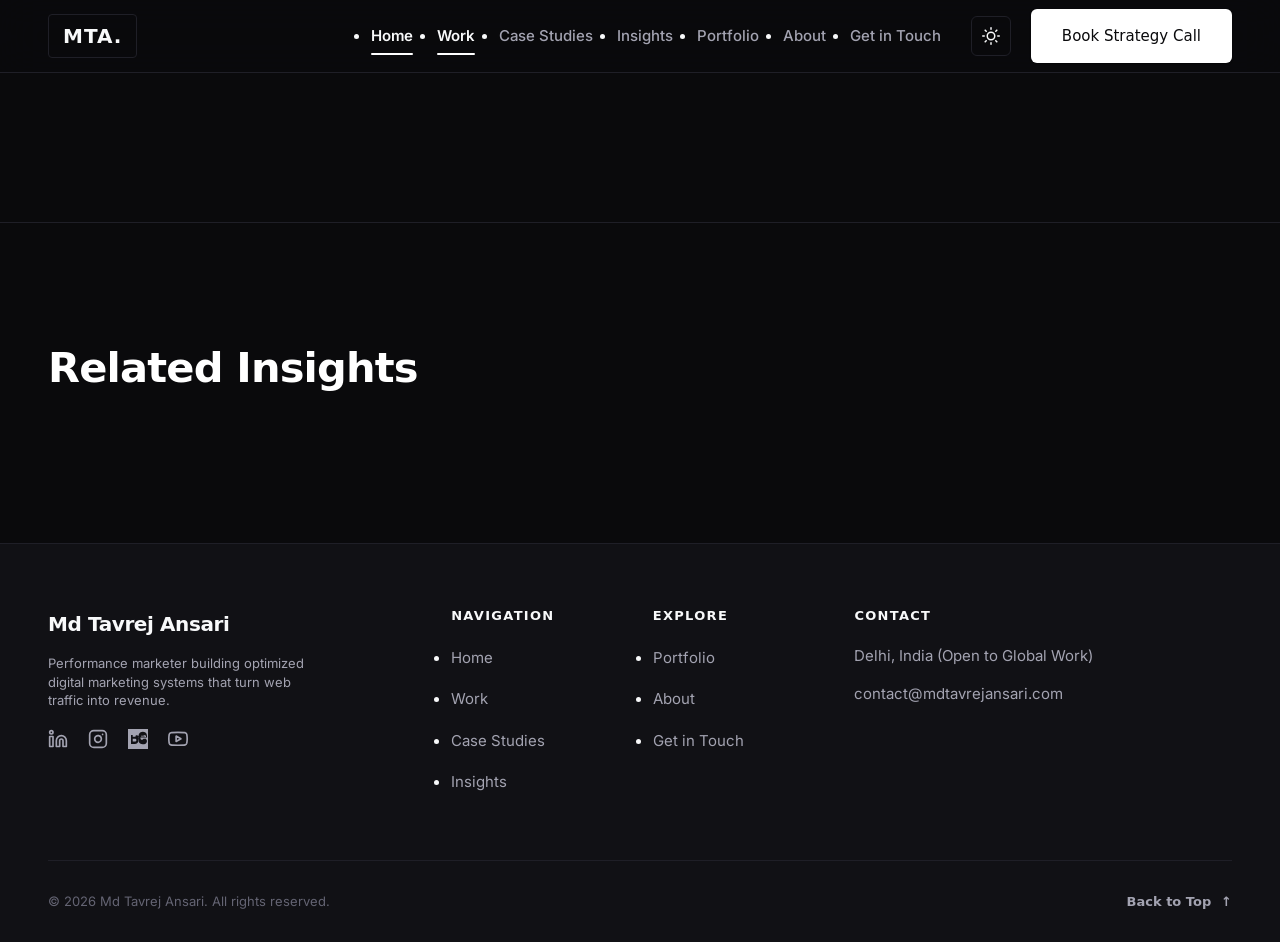
<file: project/index.html>
<!DOCTYPE html>
<html lang="en" data-theme="dark">
<head>
  <meta charset="UTF-8">
  <meta name="viewport" content="width=device-width, initial-scale=1.0">
  <title>Project Details | Md Tavrej Ansari</title>
  <meta name="description" content="Case study detail overview of acquisition setups, landing pages, and customer journeys.">
  <link rel="stylesheet" href="../css/variables.css">
  <link rel="stylesheet" href="../css/main.css">
  <link rel="stylesheet" href="../css/components.css">
</head>
<body>
  <global-navbar></global-navbar>

  <main>
    <section class="section" style="padding-top: var(--space-xl);">
      <div class="container" id="project-detail-container" style="max-width: 800px; margin: 0 auto;">
        <!-- Dynamic detail content loaded by cms-loader.js -->
      </div>
    </section>

    <!-- RELATED WORK / INSIGHTS -->
    <section class="section border-t" aria-label="Related Publications">
      <div class="container">
        <h2 class="section-title" style="margin-bottom: var(--space-xl);">Related Insights</h2>
        <div class="grid-12" id="related-content-grid" style="gap: var(--grid-gap);">
          <!-- Dynamic Related items loaded by cms-loader.js -->
        </div>
      </div>
    </section>
  </main>

  <global-footer></global-footer>

  <script src="../js/components.js"></script>
  <script src="../js/main.js"></script>
  <script src="../data/db.js"></script>
  <script src="../js/cms-loader.js"></script>
</body>
</html>
</file>
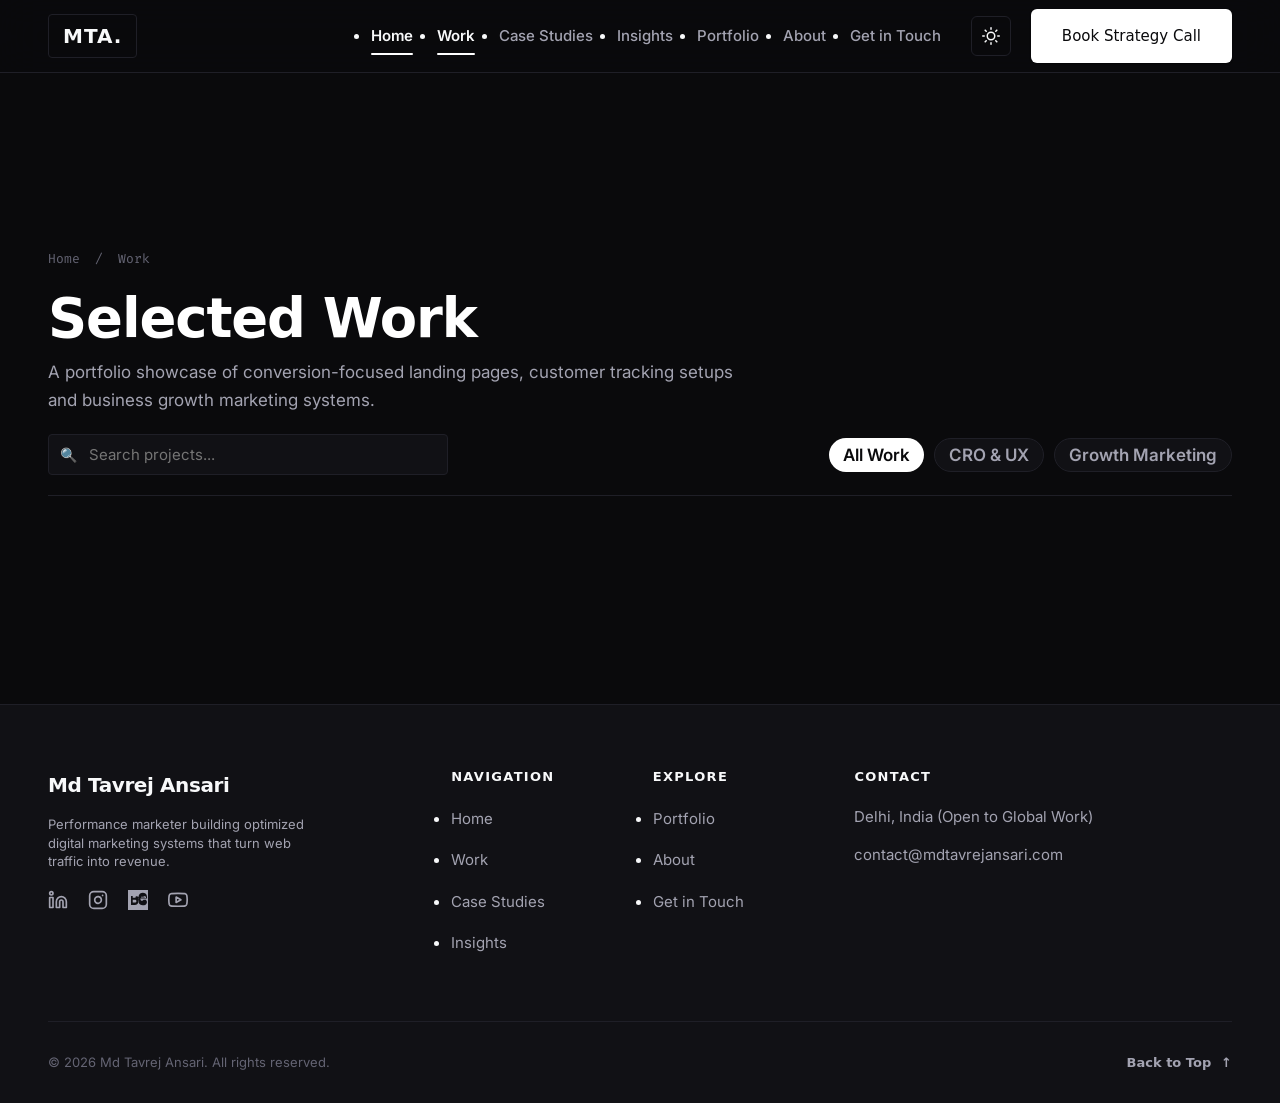
<file: projects/index.html>
<!DOCTYPE html>
<html lang="en" data-theme="dark">
<head>
  <meta charset="UTF-8">
  <meta name="viewport" content="width=device-width, initial-scale=1.0">
  <title>Selected Work | Md Tavrej Ansari</title>
  <meta name="description" content="A portfolio showcase of customer acquisition systems, tracking setups and landing page designs built by Md Tavrej Ansari.">
  <link rel="stylesheet" href="../css/variables.css">
  <link rel="stylesheet" href="../css/main.css">
  <link rel="stylesheet" href="../css/components.css">
</head>
<body>
  <global-navbar></global-navbar>

  <main>
    <!-- Page Hero Header -->
    <header class="section-hero section pb-md" aria-label="Page Title Banner">
      <div class="container">
        <div class="breadcrumbs">
          <a href="../">Home</a>
          <span class="breadcrumbs-separator"></span>
          <span>Work</span>
        </div>
        <h1 style="margin-top: var(--space-sm);">Selected Work</h1>
        <p class="max-w-prose" style="color: var(--color-text-secondary); margin-top: var(--space-xs);">
          A portfolio showcase of conversion-focused landing pages, customer tracking setups and business growth marketing systems.
        </p>
      </div>
    </header>

    <!-- Search & Filter Controls -->
    <section class="section pt-0 pb-lg" aria-label="Filters and Search Controls">
      <div class="container">
        <div class="search-filter-area" style="display: flex; flex-wrap: wrap; gap: var(--space-md); justify-content: space-between; align-items: center; border-bottom: 1px solid var(--color-border); padding-bottom: var(--space-md);">
          <div class="search-bar-wrapper" style="position: relative; flex: 1; max-width: 400px;">
            <input type="search" id="projects-search-input" class="search-input" placeholder="Search projects..." aria-label="Search Projects Input"
              style="width: 100%; padding: var(--space-xs) var(--space-md) var(--space-xs) 2.5rem; background: var(--color-bg-secondary); border: 1px solid var(--color-border); border-radius: var(--radius-sm); color: var(--color-text-primary); font-size: var(--font-size-sm);">
            <span style="position: absolute; left: 12px; top: 50%; transform: translateY(-50%); color: var(--color-text-muted); font-size: 14px;">🔍</span>
          </div>
          <div class="filter-group" style="display: flex; gap: var(--space-xs);">
            <button class="filter-pill active" data-projects-filter="all" style="background: var(--color-accent); color: var(--color-bg-primary); border: none; padding: 6px 14px; border-radius: var(--radius-full); font-size: var(--font-size-xxs); font-weight: var(--fw-semibold); cursor: pointer;">All Work</button>
            <button class="filter-pill" data-projects-filter="CRO & UX" style="background: var(--color-bg-secondary); color: var(--color-text-secondary); border: 1px solid var(--color-border); padding: 6px 14px; border-radius: var(--radius-full); font-size: var(--font-size-xxs); font-weight: var(--fw-semibold); cursor: pointer;">CRO & UX</button>
            <button class="filter-pill" data-projects-filter="Growth Marketing" style="background: var(--color-bg-secondary); color: var(--color-text-secondary); border: 1px solid var(--color-border); padding: 6px 14px; border-radius: var(--radius-full); font-size: var(--font-size-xxs); font-weight: var(--fw-semibold); cursor: pointer;">Growth Marketing</button>
          </div>
        </div>
      </div>
    </section>

    <!-- Project Cards Grid -->
    <section class="section pt-0" aria-label="Projects Grid Content">
      <div class="container">
        <div class="grid-12" id="projects-list-grid" style="gap: var(--grid-gap);">
          <!-- Dynamic Content loaded by cms-loader.js -->
        </div>
      </div>
    </section>
  </main>

  <global-footer></global-footer>

  <script src="../js/components.js"></script>
  <script src="../js/main.js"></script>
  <script src="../data/db.js"></script>
  <script src="../js/cms-loader.js"></script>
</body>
</html>
</file>
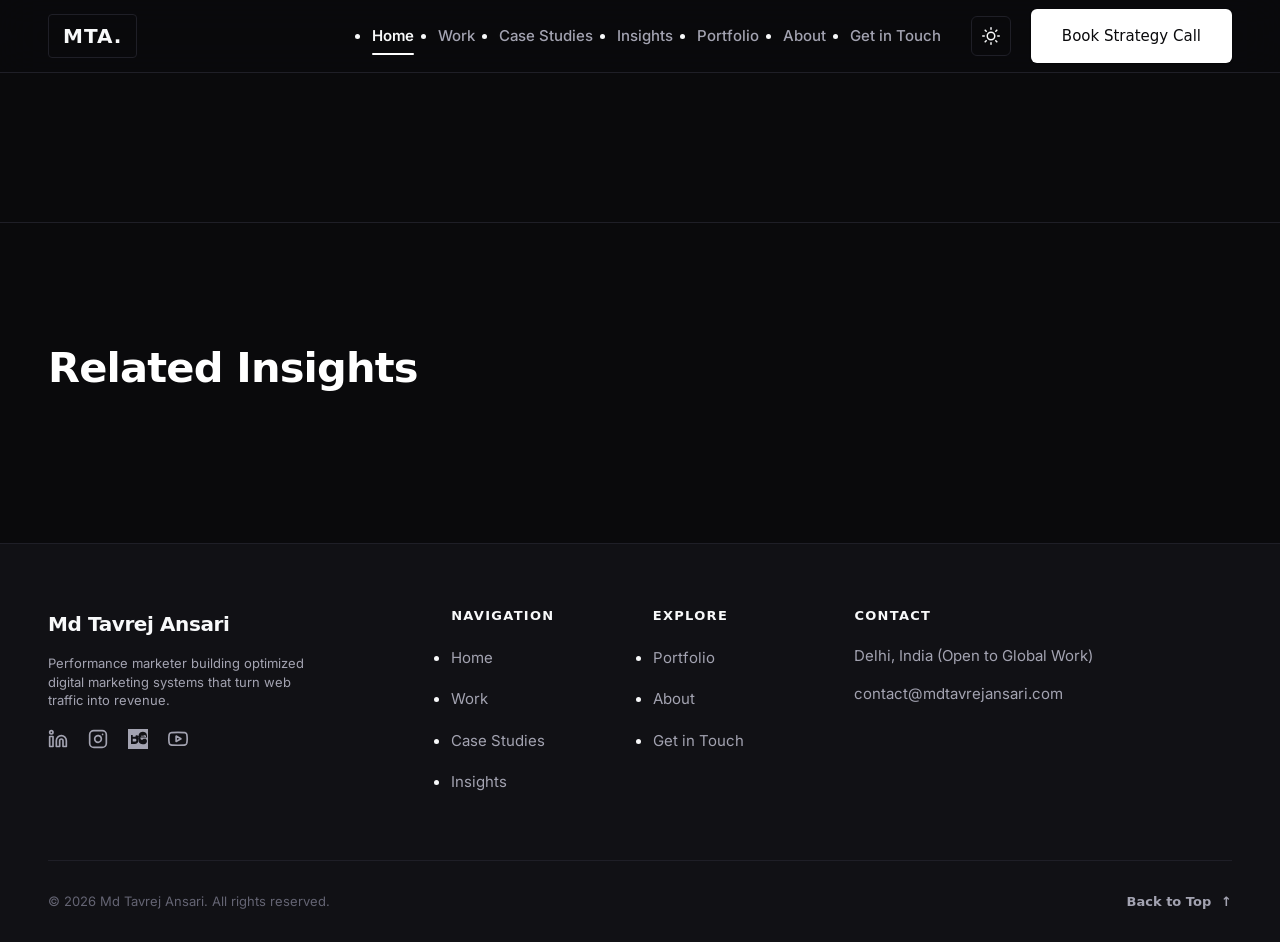
<file: resource/index.html>
<!DOCTYPE html>
<html lang="en" data-theme="dark">
<head>
  <meta charset="UTF-8">
  <meta name="viewport" content="width=device-width, initial-scale=1.0">
  <title>Resource Details | Md Tavrej Ansari</title>
  <meta name="description" content="Download marketing guides, blueprints and campaign setup checklists.">
  <link rel="stylesheet" href="../css/variables.css">
  <link rel="stylesheet" href="../css/main.css">
  <link rel="stylesheet" href="../css/components.css">
</head>
<body>
  <global-navbar></global-navbar>

  <main>
    <section class="section" style="padding-top: var(--space-xl);">
      <div class="container" id="resource-detail-container" style="max-width: 800px; margin: 0 auto;">
        <!-- Dynamic detail content loaded by cms-loader.js -->
      </div>
    </section>

    <!-- RELATED WORK / INSIGHTS -->
    <section class="section border-t" aria-label="Related Publications">
      <div class="container">
        <h2 class="section-title" style="margin-bottom: var(--space-xl);">Related Insights</h2>
        <div class="grid-12" id="related-content-grid" style="gap: var(--grid-gap);">
          <!-- Dynamic Related items loaded by cms-loader.js -->
        </div>
      </div>
    </section>
  </main>

  <global-footer></global-footer>

  <script src="../js/components.js"></script>
  <script src="../js/main.js"></script>
  <script src="../data/db.js"></script>
  <script src="../js/cms-loader.js"></script>
</body>
</html>
</file>
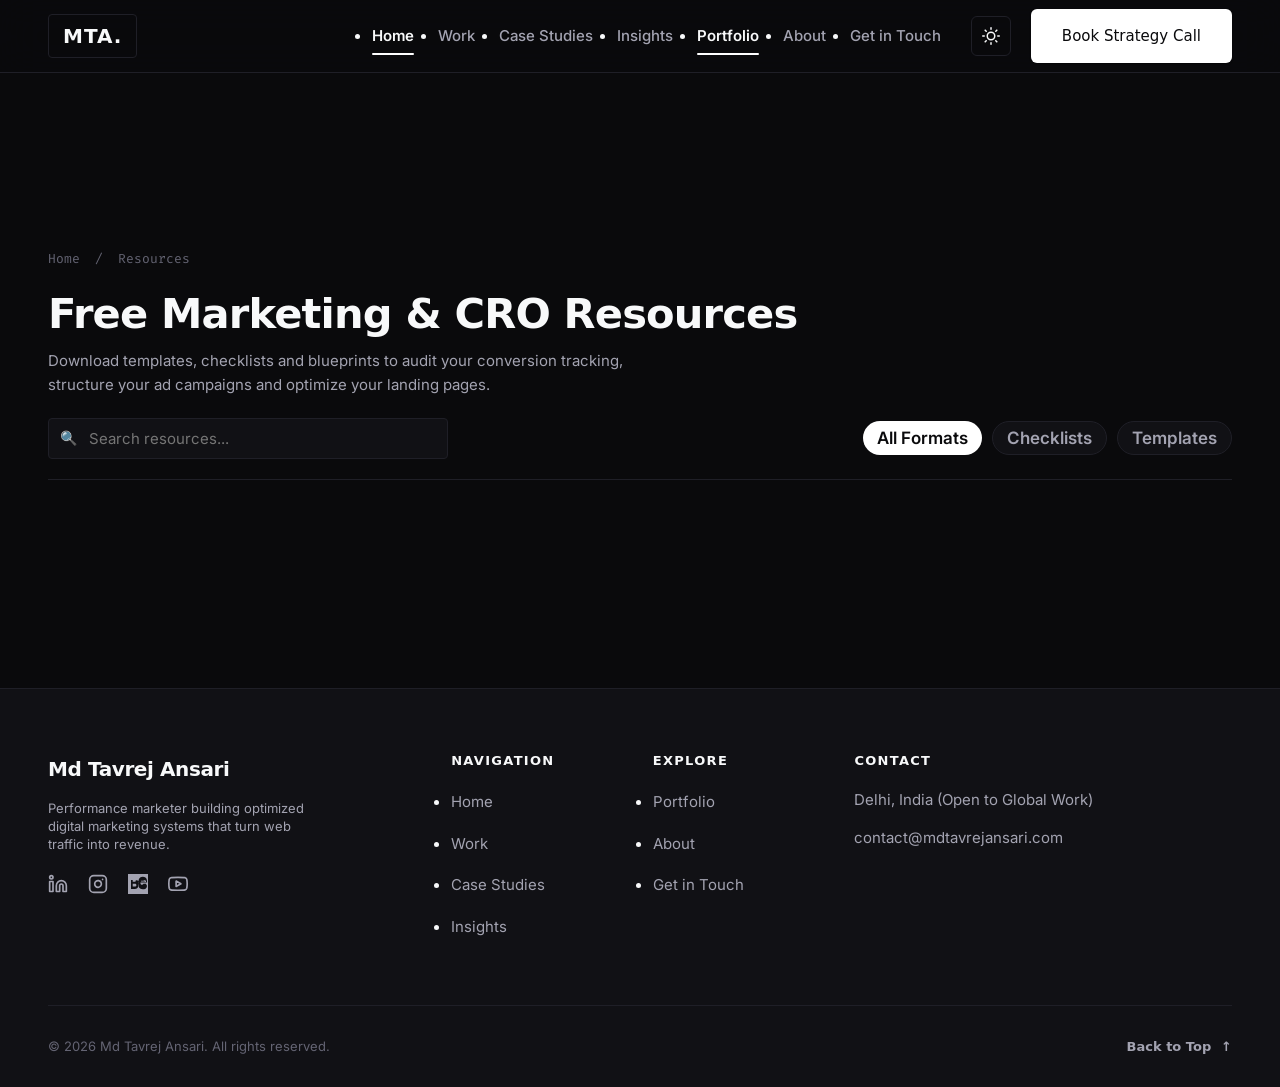
<file: resources/index.html>
<!DOCTYPE html>
<html lang="en" data-theme="dark">
<head>
  <meta charset="UTF-8">
  <meta name="viewport" content="width=device-width, initial-scale=1.0">
  <title>[Resources] | Md Tavrej Ansari</title>
  <meta name="description" content="[SEO Page Meta Description: Resource directory and download catalog. Professional tools, assets and design guides ready for dynamic indexing.]">
  <link rel="stylesheet" href="../css/variables.css">
  <link rel="stylesheet" href="../css/main.css">
  <link rel="stylesheet" href="../css/components.css">
</head>
<body>
  <global-navbar></global-navbar>

  <main>
    <!-- Page Hero Header -->
    <header class="section-hero section pb-md" aria-label="Page Title Banner">
      <div class="container">
        <div class="breadcrumbs">
          <a href="../">Home</a>
          <span class="breadcrumbs-separator"></span>
          <span>Resources</span>
        </div>
        <h1 style="font-size: var(--font-size-xxl); font-weight: var(--fw-bold); color: var(--color-text-primary); margin-top: var(--space-sm); line-height: var(--lh-heading);">
          Free Marketing & CRO Resources
        </h1>
        <p style="font-size: var(--font-size-sm); color: var(--color-text-secondary); line-height: var(--lh-body); max-width: 600px; margin-top: var(--space-xs);">
          Download templates, checklists and blueprints to audit your conversion tracking, structure your ad campaigns and optimize your landing pages.
        </p>
      </div>
    </header>

    <!-- Search & Filters -->
    <section class="section pt-0 pb-lg" aria-label="Filters and Search Box">
      <div class="container">
        <div class="search-filter-area" style="display: flex; flex-wrap: wrap; gap: var(--space-md); justify-content: space-between; align-items: center; border-bottom: 1px solid var(--color-border); padding-bottom: var(--space-md);">
          <div class="search-bar-wrapper" style="position: relative; flex: 1; max-width: 400px;">
            <input type="search" id="resources-search-input" class="search-input" placeholder="Search resources..." aria-label="Search Resources Input"
              style="width: 100%; padding: var(--space-xs) var(--space-md) var(--space-xs) 2.5rem; background: var(--color-bg-secondary); border: 1px solid var(--color-border); border-radius: var(--radius-sm); color: var(--color-text-primary); font-size: var(--font-size-sm);">
            <span style="position: absolute; left: 12px; top: 50%; transform: translateY(-50%); color: var(--color-text-muted); font-size: 14px;">🔍</span>
          </div>
          <div class="filter-group" style="display: flex; gap: var(--space-xs);">
            <button class="filter-pill active" data-resources-filter="all" style="background: var(--color-accent); color: var(--color-bg-primary); border: none; padding: 6px 14px; border-radius: var(--radius-full); font-size: var(--font-size-xxs); font-weight: var(--fw-semibold); cursor: pointer;">All Formats</button>
            <button class="filter-pill" data-resources-filter="Checklists" style="background: var(--color-bg-secondary); color: var(--color-text-secondary); border: 1px solid var(--color-border); padding: 6px 14px; border-radius: var(--radius-full); font-size: var(--font-size-xxs); font-weight: var(--fw-semibold); cursor: pointer;">Checklists</button>
            <button class="filter-pill" data-resources-filter="Templates" style="background: var(--color-bg-secondary); color: var(--color-text-secondary); border: 1px solid var(--color-border); padding: 6px 14px; border-radius: var(--radius-full); font-size: var(--font-size-xxs); font-weight: var(--fw-semibold); cursor: pointer;">Templates</button>
          </div>
        </div>
      </div>
    </section>

    <!-- Resources Catalog Grid -->
    <section class="section pt-0" aria-label="Resources Grid Library">
      <div class="container">
        <div class="grid-12" id="resources-list-grid" style="gap: var(--grid-gap);">
          <!-- Dynamic Content loaded by cms-loader.js -->
        </div>
      </div>
    </section>
  </main>

  <global-footer></global-footer>

  <script src="../js/components.js"></script>
  <script src="../js/main.js"></script>
  <script src="../data/db.js"></script>
  <script src="../js/cms-loader.js"></script>
</body>
</html>
</file>
<file: css/variables.css>
@import url('https://fonts.googleapis.com/css2?family=Inter:wght@300;400;500;600&family=Outfit:wght@300;400;500;600;700&family=Space+Grotesque:wght@500;700&family=Montserrat:wght@700;800&family=Fira+Code:wght@400;500&display=swap');

/* ==========================================
   DESIGN TOKENS & SYSTEM VARIABLES
   ========================================== */

:root {
  /* --- Typography System --- */
  --font-body: 'Inter', system-ui, -apple-system, sans-serif;
  --font-heading: 'Space Grotesque', system-ui, -apple-system, sans-serif;
  --font-mono: 'Fira Code', monospace;

  /* Typographic Font Weights */
  --fw-light: 300;
  --fw-regular: 400;
  --fw-medium: 500;
  --fw-semibold: 600;
  --fw-bold: 700;

  /* Typographic Letter Spacings */
  --ls-tight: -0.02em;
  --ls-normal: 0em;
  --ls-wide: 0.05em;
  --ls-widest: 0.1em;

  /* Typography Scale (Fluid scale using clamp) */
  --font-size-xs: clamp(0.75rem, 0.72rem + 0.15vw, 0.8125rem);    /* 12px - 13px */
  --font-size-sm: clamp(0.875rem, 0.84rem + 0.18vw, 0.9375rem);   /* 14px - 15px */
  --font-size-base: clamp(1rem, 0.96rem + 0.2vw, 1.0625rem);      /* 16px - 17px */
  --font-size-md: clamp(1.125rem, 1.06rem + 0.3vw, 1.25rem);      /* 18px - 20px */
  --font-size-lg: clamp(1.25rem, 1.18rem + 0.35vw, 1.4375rem);    /* 20px - 23px */
  --font-size-xl: clamp(1.5rem, 1.38rem + 0.6vw, 1.875rem);       /* 24px - 30px */
  --font-size-xxl: clamp(2rem, 1.8rem + 1vw, 2.625rem);           /* 32px - 42px */
  --font-size-display: clamp(2.5rem, 2.2rem + 1.5vw, 3.5rem);     /* 40px - 56px */
  --font-size-hero: clamp(3.25rem, 2.85rem + 2vw, 4.75rem);       /* 52px - 76px */

  /* Line Heights */
  --lh-mono: 1.5;
  --lh-body: 1.625;
  --lh-heading: 1.2;
  --lh-display: 1.1;

  /* --- Spacing System (Mathematical Scale) --- */
  --space-xxs: clamp(0.25rem, 0.23rem + 0.1vw, 0.3125rem);      /* 4px - 5px */
  --space-xs: clamp(0.5rem, 0.46rem + 0.2vw, 0.625rem);         /* 8px - 10px */
  --space-sm: clamp(0.75rem, 0.7rem + 0.25vw, 0.875rem);        /* 12px - 14px */
  --space-md: clamp(1rem, 0.9rem + 0.5vw, 1.25rem);             /* 16px - 20px */
  --space-lg: clamp(1.25rem, 1.15rem + 0.5vw, 1.5rem);          /* 20px - 24px */
  --space-xl: clamp(1.5rem, 1.35rem + 0.75vw, 1.875rem);        /* 24px - 30px */
  --space-xxl: clamp(2rem, 1.8rem + 1vw, 2.5rem);               /* 32px - 40px */
  --space-3xl: clamp(3rem, 2.6rem + 2vw, 4rem);                 /* 48px - 64px */
  --space-section: clamp(5rem, 4rem + 5vw, 7.5rem);             /* 80px - 120px */
  --space-hero: clamp(7.5rem, 6rem + 7.5vw, 11rem);             /* 120px - 176px */

  /* --- Container & Layout System --- */
  --grid-columns: 12;
  --grid-gap: clamp(1rem, 0.8rem + 1vw, 2rem);
  --container-max-width: 1320px; /* Reduced to standard premium width */
  --container-padding: clamp(1.5rem, 1rem + 2.5vw, 3rem);

  /* --- Border Radius --- */
  --radius-none: 0px;
  --radius-xs: 2px;
  --radius-sm: 4px;
  --radius-md: 6px;
  --radius-lg: 10px; /* Enhanced card outline rounding */
  --radius-full: 9999px;

  /* --- Micro-Interaction Transitions --- */
  --transition-fast: 150ms cubic-bezier(0.4, 0, 0.2, 1);
  --transition-normal: 250ms cubic-bezier(0.4, 0, 0.2, 1);
  --transition-slow: 350ms cubic-bezier(0.4, 0, 0.2, 1);

  /* Aspect Ratios */
  --ratio-portrait: 3 / 4;
  --ratio-landscape: 16 / 9;
  --ratio-square: 1 / 1;
  --ratio-wide: 21 / 9;
}

/* ==========================================
   THEME STYLES (DEFAULT TO DARK / EDITORIAL)
   ========================================== */

/* Dark Theme Tokens (Default) */
:root {
  /* Core Backgrounds & Surfaces */
  --color-bg-primary: #0a0a0c;
  --color-bg-secondary: #111115;
  --color-bg-tertiary: #17171e;
  
  /* Text Colors */
  --color-text-primary: #f8f9fa;
  --color-text-secondary: #a3a3b1;
  --color-text-muted: #646473;
  --color-text-accent: #ffffff;
  
  /* Brand/Accent Colors */
  --color-accent: #ffffff;
  --color-accent-hover: #e4e4e9;
  --color-accent-subtle: rgba(255, 255, 255, 0.03);
  --color-accent-muted: rgba(255, 255, 255, 0.12);
  
  /* Borders */
  --color-border: #1f1f27;
  --color-border-hover: #32323e;
  --color-border-skeleton: rgba(255, 255, 255, 0.08);
  --color-border-skeleton-focus: rgba(255, 255, 255, 0.2);
  
  /* Semantic Status Colors (WCAG AAA/AA Compliant Contrast) */
  --color-success: #2ec4b6;
  --color-success-bg: rgba(46, 196, 182, 0.1);
  --color-success-border: rgba(46, 196, 182, 0.2);
  
  --color-warning: #ffb703;
  --color-warning-bg: rgba(255, 183, 3, 0.1);
  --color-warning-border: rgba(255, 183, 3, 0.2);
  
  --color-error: #ff3366;
  --color-error-bg: rgba(255, 51, 102, 0.1);
  --color-error-border: rgba(255, 51, 102, 0.2);
  
  --color-info: #00b4d8;
  --color-info-bg: rgba(0, 180, 216, 0.1);
  --color-info-border: rgba(0, 180, 216, 0.2);
  
  /* Shimmers & Inputs */
  --color-shimmer-start: #111115;
  --color-shimmer-middle: #1c1c24;
  --color-shimmer-end: #111115;

  --color-input-bg: #0d0d10;
  --color-input-focus: #ffffff;

  /* Shadows System (Refined Dark Mode paper-depth) */
  --shadow-sm: 0 1px 2px rgba(0, 0, 0, 0.4);
  --shadow-md: 0 4px 12px rgba(0, 0, 0, 0.4), 0 2px 4px rgba(0, 0, 0, 0.2);
  --shadow-lg: 0 12px 24px rgba(0, 0, 0, 0.5), 0 4px 8px rgba(0, 0, 0, 0.3);
  --shadow-glow: 0 0 24px rgba(255, 255, 255, 0.02);
  
  color-scheme: dark;
}

/* Light Theme Tokens */
[data-theme="light"] {
  /* Core Backgrounds & Surfaces */
  --color-bg-primary: #ffffff;
  --color-bg-secondary: #f6f6f9;
  --color-bg-tertiary: #eeeef2;
  
  /* Text Colors */
  --color-text-primary: #121215;
  --color-text-secondary: #565666;
  --color-text-muted: #8e8e9c;
  --color-text-accent: #000000;
  
  /* Brand/Accent Colors */
  --color-accent: #000000;
  --color-accent-hover: #1f1f24;
  --color-accent-subtle: rgba(0, 0, 0, 0.03);
  --color-accent-muted: rgba(0, 0, 0, 0.1);
  
  /* Borders */
  --color-border: #e2e2e8;
  --color-border-hover: #c9c9d4;
  --color-border-skeleton: rgba(0, 0, 0, 0.06);
  --color-border-skeleton-focus: rgba(0, 0, 0, 0.15);
  
  /* Semantic Status Colors (WCAG AAA/AA Compliant Contrast) */
  --color-success: #0f9f90;
  --color-success-bg: rgba(15, 159, 144, 0.08);
  --color-success-border: rgba(15, 159, 144, 0.15);
  
  --color-warning: #d97706;
  --color-warning-bg: rgba(217, 119, 6, 0.08);
  --color-warning-border: rgba(217, 119, 6, 0.15);
  
  --color-error: #dc2626;
  --color-error-bg: rgba(220, 38, 38, 0.08);
  --color-error-border: rgba(220, 38, 38, 0.15);
  
  --color-info: #0284c7;
  --color-info-bg: rgba(2, 132, 199, 0.08);
  --color-info-border: rgba(2, 132, 199, 0.15);
  
  /* Shimmers & Inputs */
  --color-shimmer-start: #eeeef2;
  --color-shimmer-middle: #e2e2e8;
  --color-shimmer-end: #eeeef2;

  --color-input-bg: #fdfdfd;
  --color-input-focus: #000000;

  /* Shadows System (Refined Light Mode paper-depth) */
  --shadow-sm: 0 1px 2px rgba(18, 18, 21, 0.05);
  --shadow-md: 0 4px 12px rgba(18, 18, 21, 0.05), 0 2px 4px rgba(18, 18, 21, 0.03);
  --shadow-lg: 0 12px 24px rgba(18, 18, 21, 0.08), 0 4px 8px rgba(18, 18, 21, 0.04);
  --shadow-glow: 0 0 24px rgba(0, 0, 0, 0.01);
  
  color-scheme: light;
}
</file>
<file: css/main.css>
/* ==========================================
   CSS RESET & BASE STYLES
   ========================================== */

*, *::before, *::after {
  box-sizing: border-box;
  margin: 0;
  padding: 0;
}

html {
  scroll-behavior: smooth;
  -webkit-text-size-adjust: 100%;
}

body {
  background-color: var(--color-bg-primary);
  color: var(--color-text-primary);
  font-family: var(--font-body);
  font-size: var(--font-size-base);
  line-height: var(--lh-body);
  -webkit-font-smoothing: antialiased;
  -moz-osx-font-smoothing: grayscale;
  overflow-x: hidden;
  transition: background-color var(--transition-normal), color var(--transition-normal);
}

/* Global Main Offset for Sticky Navbar */
main {
  padding-top: 4.5rem;
}

/* ==========================================
   LAYOUT HELPER & SPACING UTILITIES
   ========================================== */
.pt-0 { padding-top: 0 !important; }
.pb-0 { padding-bottom: 0 !important; }
.py-0 { padding-top: 0 !important; padding-bottom: 0 !important; }
.pt-xs { padding-top: var(--space-xs) !important; }
.pb-xs { padding-bottom: var(--space-xs) !important; }
.pb-sm { padding-bottom: var(--space-sm) !important; }
.pb-md { padding-bottom: var(--space-md) !important; }
.pb-lg { padding-bottom: var(--space-lg) !important; }

.mt-xxs { margin-top: var(--space-xxs) !important; }
.mt-xs { margin-top: var(--space-xs) !important; }
.mt-sm { margin-top: var(--space-sm) !important; }
.mt-md { margin-top: var(--space-md) !important; }
.mt-lg { margin-top: var(--space-lg) !important; }
.mt-xl { margin-top: var(--space-xl) !important; }
.mt-xxl { margin-top: var(--space-xxl) !important; }

.mb-0 { margin-bottom: 0 !important; }
.mb-xxs { margin-bottom: var(--space-xxs) !important; }
.mb-xs { margin-bottom: var(--space-xs) !important; }
.mb-sm { margin-bottom: var(--space-sm) !important; }
.mb-md { margin-bottom: var(--space-md) !important; }
.mb-lg { margin-bottom: var(--space-lg) !important; }
.mb-xl { margin-bottom: var(--space-xl) !important; }
.mb-xxl { margin-bottom: var(--space-xxl) !important; }
.mb-3xl { margin-bottom: var(--space-3xl) !important; }

.mx-auto { margin-left: auto !important; margin-right: auto !important; }
.max-w-600 { max-width: 600px !important; }
.max-w-800 { max-width: 800px !important; }

.border-t { border-top: 1px solid var(--color-border) !important; }
.border-b { border-bottom: 1px solid var(--color-border) !important; }
.border-0 { border: none !important; }

.bg-primary { background-color: var(--color-bg-primary) !important; }
.bg-secondary { background-color: var(--color-bg-secondary) !important; }
.bg-tertiary { background-color: var(--color-bg-tertiary) !important; }

.justify-between { justify-content: space-between !important; }
.justify-center { justify-content: center !important; }
.align-center { align-items: center !important; }
.self-start { align-self: flex-start !important; }
.relative { position: relative !important; }

@media (min-width: 992px) {
  .sticky-sidebar {
    position: sticky !important;
    top: 6rem !important;
    height: calc(100vh - 8.5rem) !important;
  }
  .border-l-desktop {
    border-left: 1px solid var(--color-border) !important;
    padding-left: var(--space-xl) !important;
  }
}

/* --- Typography Hierarchy (H1-H6) --- */
h1, h2, h3, h4, h5, h6 {
  font-family: var(--font-heading);
  font-weight: var(--fw-semibold);
  line-height: var(--lh-heading);
  color: var(--color-text-accent);
  letter-spacing: var(--ls-tight);
}

h1 { 
  font-size: var(--font-size-display); 
  font-weight: var(--fw-bold);
  line-height: var(--lh-display);
}
.hero-title {
  font-size: clamp(2.25rem, 1.85rem + 2vw, 3.5rem);
  letter-spacing: var(--ls-wide);
  line-height: 1.05;
  text-transform: uppercase;
  font-weight: var(--fw-bold);
}
h2 { font-size: var(--font-size-xxl); }
h3 { font-size: var(--font-size-xl); }
h4 { font-size: var(--font-size-lg); }
h5 { font-size: var(--font-size-md); }
h6 { font-size: var(--font-size-sm); letter-spacing: var(--ls-wide); }

/* Paragraph readability settings */
p {
  color: var(--color-text-secondary);
  font-weight: var(--fw-regular);
}

.max-w-prose {
  max-width: 65ch; /* Premium typographic line length */
}

/* Inline links vs standalone action links */
a {
  color: inherit;
  text-decoration: none;
  transition: color var(--transition-fast), border-color var(--transition-fast);
}

.inline-link {
  color: var(--color-text-accent);
  border-bottom: 1px solid var(--color-accent-muted);
  padding-bottom: 2px;
}

.inline-link:hover {
  color: var(--color-accent);
  border-bottom-color: var(--color-accent);
}

img, video, canvas, svg {
  display: block;
  max-width: 100%;
  height: auto;
}

/* Standalone list styles */
ul.list-bulleted, ol.list-numbered {
  margin-left: var(--space-lg);
  margin-bottom: var(--space-md);
  display: flex;
  flex-direction: column;
  gap: var(--space-xs);
}

ul.list-bulleted {
  list-style-type: square;
}

ol.list-numbered {
  list-style-type: decimal;
}

ul.list-bulleted li, ol.list-numbered li {
  padding-left: var(--space-xxs);
  color: var(--color-text-secondary);
}

code, pre {
  font-family: var(--font-mono);
  font-size: var(--font-size-sm);
  line-height: var(--lh-mono);
  background-color: var(--color-bg-secondary);
  padding: 2px 6px;
  border-radius: var(--radius-xs);
  border: 1px solid var(--color-border);
}

/* Focus Outline Rules (A11y) */
a:focus-visible,
button:focus-visible,
input:focus-visible,
select:focus-visible,
textarea:focus-visible {
  outline: 2px solid var(--color-input-focus);
  outline-offset: 4px;
}

/* ==========================================
   VERTICAL RHYTHM SYSTEM
   ========================================== */

/* The flow utility maps margin-top to child elements dynamically */
.flow > * + * {
  margin-top: var(--flow-space, 1.25rem);
}

.flow-xs { --flow-space: var(--space-xs); }
.flow-sm { --flow-space: var(--space-sm); }
.flow-md { --flow-space: var(--space-md); }
.flow-lg { --flow-space: var(--space-lg); }
.flow-xl { --flow-space: var(--space-xl); }
.flow-xxl { --flow-space: var(--space-xxl); }

/* ==========================================
   LAYOUT CONTAINER SYSTEM
   ========================================== */

.container {
  width: 100%;
  max-width: var(--container-max-width);
  margin-left: auto;
  margin-right: auto;
  padding-left: var(--container-padding);
  padding-right: var(--container-padding);
}

.container-wide {
  width: 100%;
  max-width: 1600px;
  margin-left: auto;
  margin-right: auto;
  padding-left: var(--container-padding);
  padding-right: var(--container-padding);
}

.container-narrow {
  width: 100%;
  max-width: 800px; /* Reading container for text-focused templates */
  margin-left: auto;
  margin-right: auto;
  padding-left: var(--container-padding);
  padding-right: var(--container-padding);
}

/* ==========================================
   SECTIONING SYSTEM
   ========================================== */

.section {
  padding-top: var(--space-section);
  padding-bottom: var(--space-section);
  position: relative;
}

.section-hero {
  padding-top: var(--space-hero);
  padding-bottom: var(--space-section);
}

/* Section Headers */
.section-header {
  margin-bottom: var(--space-xxl);
  display: flex;
  flex-direction: column;
  gap: var(--space-xs);
}

.section-header.text-center {
  align-items: center;
}

.section-title {
  margin-bottom: var(--space-xxs);
}

.section-desc {
  color: var(--color-text-secondary);
  font-size: var(--font-size-md);
  max-width: 60ch;
}

.section-actions {
  margin-top: var(--space-md);
  display: flex;
  gap: var(--space-sm);
  flex-wrap: wrap;
}

/* ==========================================
   GRID SYSTEM
   ========================================== */

/* 12 Column Grid System */
.grid-12 {
  display: grid;
  grid-template-columns: repeat(12, 1fr);
  gap: var(--grid-gap);
}

.grid {
  display: grid;
  gap: var(--grid-gap);
}

.grid-cols-1 { grid-template-columns: repeat(1, 1fr); }
.grid-cols-2 { grid-template-columns: repeat(1, 1fr); }
.grid-cols-3 { grid-template-columns: repeat(1, 1fr); }
.grid-cols-4 { grid-template-columns: repeat(1, 1fr); }

@media (min-width: 768px) {
  .grid-cols-2 { grid-template-columns: repeat(2, 1fr); }
  .grid-cols-3 { grid-template-columns: repeat(3, 1fr); }
  .grid-cols-4 { grid-template-columns: repeat(4, 1fr); }
}


.col-span-12 { grid-column: span 12; }
.col-span-11 { grid-column: span 12; }
.col-span-10 { grid-column: span 12; }
.col-span-9  { grid-column: span 12; }
.col-span-8  { grid-column: span 12; }
.col-span-7  { grid-column: span 12; }
.col-span-6  { grid-column: span 12; }
.col-span-5  { grid-column: span 12; }
.col-span-4  { grid-column: span 12; }
.col-span-3  { grid-column: span 12; }
.col-span-2  { grid-column: span 12; }
.col-span-1  { grid-column: span 12; }

@media (min-width: 768px) {
  .col-span-12 { grid-column: span 12; }
  .col-span-11 { grid-column: span 11; }
  .col-span-10 { grid-column: span 10; }
  .col-span-9  { grid-column: span 9; }
  .col-span-8  { grid-column: span 8; }
  .col-span-7  { grid-column: span 7; }
  .col-span-6  { grid-column: span 6; }
  .col-span-5  { grid-column: span 5; }
  .col-span-4  { grid-column: span 4; }
  .col-span-3  { grid-column: span 3; }
  .col-span-2  { grid-column: span 2; }
  .col-span-1  { grid-column: span 1; }
}

/* Reusable Dividers */
.divider {
  border: 0;
  height: 1px;
  background-color: var(--color-border);
  margin: var(--space-3xl) 0;
  width: 100%;
}

/* ==========================================
   PAGE LAYOUT ARCHETYPES
   ========================================== */

/* 1. Landing Page Template Layout */
.layout-landing {
  display: flex;
  flex-direction: column;
  width: 100%;
}

/* 2. Listing Page Template Layout */
.layout-listing {
  padding-bottom: var(--space-section);
}

/* 3. Detail Page Template Layout */
.layout-detail {
  padding-bottom: var(--space-section);
}

.layout-detail-grid {
  display: grid;
  grid-template-columns: repeat(12, 1fr);
  gap: var(--grid-gap);
}

.layout-detail-main {
  grid-column: span 12;
}

.layout-detail-sidebar {
  grid-column: span 12;
}

@media (min-width: 992px) {
  .layout-detail-main {
    grid-column: span 8;
  }
  .layout-detail-sidebar {
    grid-column: span 4;
  }
}

/* 4. Content Reading Page Template Layout */
.layout-content {
  display: flex;
  flex-direction: column;
  align-items: center;
  padding-bottom: var(--space-section);
}

/* 5. Contact Page Template Layout */
.layout-contact {
  padding-bottom: var(--space-section);
}

.layout-contact-grid {
  display: grid;
  grid-template-columns: repeat(12, 1fr);
  gap: var(--grid-gap);
}

.layout-contact-form {
  grid-column: span 12;
}

.layout-contact-info {
  grid-column: span 12;
}

@media (min-width: 768px) {
  .layout-contact-form {
    grid-column: span 7;
  }
  .layout-contact-info {
    grid-column: span 5;
  }
}

/* ==========================================
   LAYOUT UTILITIES
   ========================================== */

.flex-group {
  display: flex;
  gap: var(--space-sm);
  align-items: center;
  flex-wrap: wrap;
}

.stack-group {
  display: flex;
  flex-direction: column;
  gap: var(--space-md);
}

.text-center { text-align: center; }
.w-full { width: 100%; }

/* Screen Reader Utility (A11y) */
.sr-only {
  position: absolute;
  width: 1px;
  height: 1px;
  padding: 0;
  margin: -1px;
  overflow: hidden;
  clip: rect(0, 0, 0, 0);
  white-space: nowrap;
  border: 0;
}

@media (prefers-reduced-motion: reduce) {
  * {
    animation-duration: 0.01ms !important;
    animation-iteration-count: 1 !important;
    transition-duration: 0.01ms !important;
    scroll-behavior: auto !important;
  }
}
</file>
<file: css/components.css>
/* ==========================================
   REUSABLE UI COMPONENTS STYLES
   ========================================== */

/* 1. STICKY HEADER & NAVBAR */
.header-navbar {
  position: fixed;
  top: 0;
  left: 0;
  width: 100%;
  z-index: 1000;
  background-color: rgba(10, 10, 12, 0.75);
  backdrop-filter: blur(20px);
  -webkit-backdrop-filter: blur(20px);
  border-bottom: 1px solid var(--color-border);
  transition: background-color var(--transition-normal), border-color var(--transition-normal);
}

[data-theme="light"] .header-navbar {
  background-color: rgba(255, 255, 255, 0.75);
}

.navbar-container {
  display: flex;
  justify-content: space-between;
  align-items: center;
  height: 4.5rem;
}

.nav-logo {
  font-family: var(--font-heading);
  font-weight: var(--fw-bold);
  font-size: var(--font-size-md);
  letter-spacing: var(--ls-tight);
  display: flex;
  align-items: center;
  gap: var(--space-xs);
}

.nav-menu {
  display: flex;
  align-items: center;
  gap: var(--space-xl);
}

.nav-list {
  display: flex;
  align-items: center;
  gap: var(--space-lg);
}

.nav-link {
  font-size: var(--font-size-sm);
  font-weight: var(--fw-medium);
  color: var(--color-text-secondary);
  position: relative;
  padding: var(--space-xs) 0;
  letter-spacing: var(--ls-normal);
}

.nav-link:hover {
  color: var(--color-text-primary);
}

.nav-link.active {
  color: var(--color-text-primary);
  font-weight: var(--fw-semibold);
}

.nav-link.active::after {
  content: '';
  position: absolute;
  bottom: 0;
  left: 0;
  width: 100%;
  height: 2px;
  background-color: var(--color-accent);
  border-radius: var(--radius-full);
}

.nav-actions {
  display: flex;
  align-items: center;
  gap: var(--space-md);
}

/* Mobile Toggle Switch */
.mobile-nav-toggle {
  display: none;
  background: none;
  border: none;
  cursor: pointer;
  padding: var(--space-xs);
  z-index: 1010;
}

.mobile-nav-toggle span {
  display: block;
  width: 20px;
  height: 2px;
  background-color: var(--color-text-primary);
  margin: 4px 0;
  transition: transform var(--transition-normal), opacity var(--transition-normal), background-color var(--transition-normal);
  transform-origin: 2px 2px;
}

/* Hamburger Cross Animation */
.mobile-nav-toggle.active span:nth-child(1) {
  transform: rotate(45deg) translate(2px, 2px);
}

.mobile-nav-toggle.active span:nth-child(2) {
  opacity: 0;
}

.mobile-nav-toggle.active span:nth-child(3) {
  transform: rotate(-45deg) translate(1px, -2px);
}

@media (max-width: 992px) {
  .mobile-nav-toggle {
    display: block;
  }

  .nav-menu {
    position: fixed;
    top: 0;
    right: -100%;
    width: 100%;
    max-width: 360px;
    height: 100vh;
    background-color: var(--color-bg-secondary);
    border-left: 1px solid var(--color-border);
    flex-direction: column;
    align-items: flex-start;
    padding: 6rem var(--container-padding) var(--container-padding);
    gap: var(--space-3xl);
    transition: right var(--transition-normal), visibility var(--transition-normal);
    box-shadow: var(--shadow-lg);
    visibility: hidden;
    /* Prevent screen reader and tab indexes from focusing closed menu */
  }

  .nav-menu.open {
    right: 0;
    visibility: visible;
  }

  .nav-list {
    flex-direction: column;
    align-items: flex-start;
    width: 100%;
    gap: var(--space-md);
  }

  .nav-link {
    font-size: var(--font-size-md);
    width: 100%;
    display: block;
  }

  .nav-actions {
    flex-direction: column;
    align-items: flex-start;
    width: 100%;
    gap: var(--space-md);
  }
}

/* 2. REUSABLE FOOTER */
.global-footer {
  background-color: var(--color-bg-secondary);
  border-top: 1px solid var(--color-border);
  padding-top: var(--space-3xl);
  padding-bottom: var(--space-xl);
}

.footer-top {
  margin-bottom: var(--space-3xl);
}

.footer-grid {
  display: grid;
  grid-template-columns: repeat(12, 1fr);
  gap: var(--grid-gap);
}

.footer-brand {
  grid-column: span 12;
}

.footer-nav-col {
  grid-column: span 6;
}

.footer-contact {
  grid-column: span 12;
}

@media (min-width: 768px) {
  .footer-brand {
    grid-column: span 4;
  }

  .footer-nav-col {
    grid-column: span 2;
  }

  .footer-contact {
    grid-column: span 4;
  }
}

.footer-logo {
  font-family: var(--font-heading);
  font-weight: var(--fw-bold);
  font-size: var(--font-size-md);
  margin-bottom: var(--space-sm);
  letter-spacing: var(--ls-tight);
}

.footer-nav-title {
  font-family: var(--font-heading);
  font-size: var(--font-size-xs);
  font-weight: var(--fw-bold);
  text-transform: uppercase;
  letter-spacing: var(--ls-widest);
  color: var(--color-text-primary);
  margin-bottom: var(--space-md);
}

.footer-links-list {
  display: flex;
  flex-direction: column;
  gap: var(--space-sm);
}

.footer-link {
  font-size: var(--font-size-sm);
  color: var(--color-text-secondary);
}

.footer-link:hover {
  color: var(--color-text-primary);
}

.footer-bottom {
  border-top: 1px solid var(--color-border);
  padding-top: var(--space-xl);
  display: flex;
  flex-direction: column;
  gap: var(--space-md);
  align-items: center;
  justify-content: space-between;
}

@media (min-width: 768px) {
  .footer-bottom {
    flex-direction: row;
  }
}

.copyright {
  font-size: var(--font-size-xs);
  color: var(--color-text-muted);
  letter-spacing: var(--ls-normal);
}

/* 3. BUTTONS & CHIPS */
.btn {
  display: inline-flex;
  align-items: center;
  justify-content: center;
  font-family: var(--font-heading);
  font-size: var(--font-size-sm);
  font-weight: var(--fw-medium);
  padding: var(--space-sm) var(--space-xl);
  border-radius: var(--radius-md);
  /* Smooth standardized rounding */
  cursor: pointer;
  transition: all var(--transition-fast);
  border: 1px solid transparent;
  white-space: nowrap;
  letter-spacing: var(--ls-normal);
}

/* Base Active/Push effect on click */
.btn:active:not(:disabled) {
  transform: translateY(0) scale(0.98);
}

/* Global Disabled State */
.btn:disabled,
.btn.is-disabled {
  opacity: 0.45;
  cursor: not-allowed;
  pointer-events: none;
  box-shadow: none !important;
  transform: none !important;
}

.btn-primary {
  background-color: var(--color-accent);
  color: var(--color-bg-primary);
  box-shadow: var(--shadow-sm);
}

.btn-primary:hover:not(:disabled) {
  background-color: var(--color-accent-hover);
  transform: translateY(-1px);
  box-shadow: var(--shadow-md);
}

.btn-primary:focus-visible {
  outline: 2px solid var(--color-accent);
  outline-offset: 4px;
}

.btn-primary:disabled {
  background-color: var(--color-bg-tertiary);
  color: var(--color-text-muted);
}

.btn-secondary {
  background-color: var(--color-bg-tertiary);
  color: var(--color-text-primary);
  border-color: var(--color-border);
}

.btn-secondary:hover:not(:disabled) {
  border-color: var(--color-border-hover);
  background-color: var(--color-accent-subtle);
  transform: translateY(-1px);
}

.btn-secondary:focus-visible {
  outline: 2px solid var(--color-text-primary);
  outline-offset: 4px;
}

.btn-outline {
  background-color: transparent;
  color: var(--color-text-primary);
  border: 1px solid var(--color-border);
}

.btn-outline:hover:not(:disabled) {
  border-color: var(--color-text-primary);
  background-color: var(--color-accent-subtle);
  transform: translateY(-1px);
}

.btn-outline:focus-visible {
  outline: 2px solid var(--color-border-hover);
  outline-offset: 4px;
}

.btn-ghost {
  background-color: transparent;
  color: var(--color-text-secondary);
}

.btn-ghost:hover:not(:disabled) {
  color: var(--color-text-primary);
  background-color: var(--color-accent-subtle);
}

.btn-ghost:focus-visible {
  outline: 2px solid var(--color-border);
  outline-offset: 2px;
}

.btn-text {
  background-color: transparent;
  color: var(--color-text-secondary);
  padding: 0;
  border-radius: 0;
}

.btn-text:hover:not(:disabled) {
  color: var(--color-text-primary);
  text-decoration: underline;
}

.btn-text:focus-visible {
  outline: 2px solid var(--color-input-focus);
  outline-offset: 2px;
}

.btn-icon {
  background: none;
  border: 1px solid var(--color-border);
  color: var(--color-text-primary);
  padding: var(--space-xs);
  cursor: pointer;
  border-radius: var(--radius-md);
  display: inline-flex;
  align-items: center;
  justify-content: center;
  width: 2.5rem;
  height: 2.5rem;
  transition: all var(--transition-fast);
}

.btn-icon:hover:not(:disabled) {
  background-color: var(--color-accent-subtle);
  border-color: var(--color-border-hover);
  transform: translateY(-1px);
}

.btn-icon:focus-visible {
  outline: 2px solid var(--color-input-focus);
  outline-offset: 2px;
}

/* --- Badges & Tags System --- */
.badge {
  display: inline-flex;
  align-items: center;
  font-family: var(--font-mono);
  font-size: var(--font-size-xs);
  font-weight: var(--fw-regular);
  padding: var(--space-xxs) var(--space-xs);
  background-color: var(--color-bg-tertiary);
  color: var(--color-text-secondary);
  border: 1px solid var(--color-border);
  border-radius: var(--radius-sm);
  letter-spacing: var(--ls-normal);
}

/* Semantic Badges Modifiers */
.badge-success {
  background-color: var(--color-success-bg);
  color: var(--color-success);
  border-color: var(--color-success-border);
}

.badge-warning {
  background-color: var(--color-warning-bg);
  color: var(--color-warning);
  border-color: var(--color-warning-border);
}

.badge-error {
  background-color: var(--color-error-bg);
  color: var(--color-error);
  border-color: var(--color-error-border);
}

.badge-info {
  background-color: var(--color-info-bg);
  color: var(--color-info);
  border-color: var(--color-info-border);
}

.tag-pill {
  display: inline-flex;
  align-items: center;
  font-family: var(--font-body);
  font-size: var(--font-size-xs);
  font-weight: var(--fw-medium);
  padding: var(--space-xxs) var(--space-sm);
  background-color: var(--color-accent-subtle);
  color: var(--color-text-primary);
  border: 1px solid var(--color-border);
  border-radius: var(--radius-full);
}

/* 4. SKELETON WIREFRAME PLACEHOLDERS */
.skeleton-container {
  border: 1px dashed var(--color-border-skeleton);
  padding: var(--space-lg);
  border-radius: var(--radius-lg);
  /* Match card corner rounding */
  position: relative;
  overflow: hidden;
}

.skeleton-label {
  position: absolute;
  top: var(--space-xs);
  left: var(--space-xs);
  font-family: var(--font-mono);
  font-size: var(--font-size-xs);
  color: var(--color-text-muted);
  text-transform: uppercase;
  background-color: var(--color-bg-primary);
  padding: 2px 6px;
  border-radius: var(--radius-xs);
  border: 1px solid var(--color-border);
  z-index: 2;
  pointer-events: none;
  letter-spacing: var(--ls-wide);
}

.skeleton-media-box {
  width: 100%;
  background-color: var(--color-bg-tertiary);
  border-radius: var(--radius-md);
  position: relative;
  overflow: hidden;
  border: 1px solid var(--color-border);
}

.skeleton-media-box img {
  position: absolute;
  top: 0;
  left: 0;
  width: 100%;
  height: 100%;
  object-fit: cover;
}

.skeleton-media-box::before {
  content: '';
  display: block;
}

.ratio-landscape::before {
  padding-top: 56.25%;
}

/* 16:9 */
.ratio-portrait::before {
  padding-top: 133.33%;
}

/* 3:4 */
.ratio-square::before {
  padding-top: 100%;
}

/* 1:1 */
.ratio-wide::before {
  padding-top: 42.85%;
}

/* 21:9 */

.skeleton-bar {
  height: 1.25rem;
  background-color: var(--color-bg-tertiary);
  border-radius: var(--radius-xs);
  margin-bottom: var(--space-sm);
  width: 100%;
  border: 1px solid var(--color-border);
}

.skeleton-bar.heading-size {
  height: 2.25rem;
  width: 60%;
}

.skeleton-bar.text-short {
  width: 40%;
}

.skeleton-bar.text-medium {
  width: 75%;
}

.skeleton-bar.text-long {
  width: 100%;
}

/* 5. CARDS COMPONENTS */
.card {
  background-color: var(--color-bg-secondary);
  border: 1px solid var(--color-border);
  border-radius: var(--radius-lg);
  /* Refined smooth outer corners */
  overflow: hidden;
  display: flex;
  flex-direction: column;
  transition: transform var(--transition-normal), border-color var(--transition-normal), box-shadow var(--transition-normal);
  box-shadow: var(--shadow-sm);
}

.card:hover {
  border-color: var(--color-border-hover);
  transform: translateY(-2px);
  box-shadow: var(--shadow-md);
}

.card-img-wrapper {
  position: relative;
}

.card-body {
  padding: var(--space-lg);
  display: flex;
  flex-direction: column;
  flex-grow: 1;
  gap: var(--space-sm);
}

.card-meta {
  display: flex;
  gap: var(--space-xs);
}

.card-title {
  margin-top: var(--space-xxs);
  font-size: var(--font-size-xl);
}

.card-footer {
  margin-top: auto;
  padding-top: var(--space-md);
  border-top: 1px solid var(--color-border);
}

/* 6. SEARCH & FILTER CONTROLS */
.search-filter-area {
  display: flex;
  flex-direction: column;
  gap: var(--space-md);
  margin-bottom: var(--space-3xl);
}

@media (min-width: 768px) {
  .search-filter-area {
    flex-direction: row;
    align-items: center;
    justify-content: space-between;
  }
}

.search-bar-wrapper {
  position: relative;
  flex-grow: 1;
  max-width: 480px;
}

.search-input {
  width: 100%;
  background-color: var(--color-input-bg);
  border: 1px solid var(--color-border);
  color: var(--color-text-primary);
  padding: var(--space-sm) var(--space-md) var(--space-sm) 2.5rem;
  border-radius: var(--radius-md);
  font-family: var(--font-body);
  font-size: var(--font-size-sm);
  transition: border-color var(--transition-fast), box-shadow var(--transition-fast);
}

.search-input:focus {
  border-color: var(--color-input-focus);
  outline: none;
  box-shadow: var(--shadow-sm);
}

.search-icon-placeholder {
  position: absolute;
  left: 0.875rem;
  top: 50%;
  transform: translateY(-50%);
  color: var(--color-text-muted);
  pointer-events: none;
}

.filter-group {
  display: flex;
  gap: var(--space-xs);
  flex-wrap: wrap;
}

.filter-pill {
  background: none;
  border: 1px solid var(--color-border);
  color: var(--color-text-secondary);
  padding: var(--space-xs) var(--space-lg);
  font-family: var(--font-body);
  font-size: var(--font-size-xs);
  font-weight: var(--fw-medium);
  border-radius: var(--radius-full);
  cursor: pointer;
  transition: all var(--transition-fast);
}

.filter-pill:hover,
.filter-pill.active {
  border-color: var(--color-text-primary);
  color: var(--color-text-primary);
  background-color: var(--color-accent-subtle);
}

/* 7. PAGINATION & BREADCRUMBS */
.pagination {
  display: flex;
  justify-content: center;
  align-items: center;
  gap: var(--space-xs);
  margin-top: var(--space-3xl);
}

.page-num {
  width: 2.5rem;
  height: 2.5rem;
  display: flex;
  align-items: center;
  justify-content: center;
  border: 1px solid var(--color-border);
  border-radius: var(--radius-md);
  font-family: var(--font-mono);
  font-size: var(--font-size-sm);
  cursor: pointer;
  transition: all var(--transition-fast);
}

.page-num:hover,
.page-num.active {
  border-color: var(--color-text-primary);
  background-color: var(--color-accent-subtle);
}

.breadcrumbs {
  display: flex;
  align-items: center;
  gap: var(--space-xs);
  font-family: var(--font-mono);
  font-size: var(--font-size-xs);
  color: var(--color-text-muted);
  margin-bottom: var(--space-md);
  letter-spacing: var(--ls-normal);
}

.breadcrumbs a {
  color: var(--color-text-muted);
}

.breadcrumbs a:hover {
  color: var(--color-text-primary);
}

.breadcrumbs-separator::after {
  content: '/';
  margin: 0 var(--space-xxs);
}

/* 8. FORMS & INPUTS */
.form-group {
  display: flex;
  flex-direction: column;
  gap: var(--space-xs);
  margin-bottom: var(--space-lg);
}

.form-label {
  font-family: var(--font-heading);
  font-size: var(--font-size-xs);
  font-weight: var(--fw-semibold);
  color: var(--color-text-secondary);
}

.form-input,
.form-textarea,
.form-dropdown {
  width: 100%;
  background-color: var(--color-input-bg);
  border: 1px solid var(--color-border);
  color: var(--color-text-primary);
  padding: var(--space-md);
  border-radius: var(--radius-md);
  /* Standardized rounding */
  font-family: var(--font-body);
  font-size: var(--font-size-sm);
  transition: border-color var(--transition-fast), box-shadow var(--transition-fast);
}

.form-input:focus,
.form-textarea:focus,
.form-dropdown:focus {
  border-color: var(--color-input-focus);
  outline: none;
  box-shadow: var(--shadow-sm);
}

.form-input:disabled,
.form-textarea:disabled,
.form-dropdown:disabled {
  background-color: var(--color-bg-secondary);
  color: var(--color-text-muted);
  cursor: not-allowed;
  opacity: 0.7;
}

.form-textarea {
  min-height: 150px;
  resize: vertical;
}

/* Custom Checkbox styles */
.form-checkbox-wrapper {
  display: inline-flex;
  align-items: center;
  gap: var(--space-sm);
  cursor: pointer;
  font-family: var(--font-body);
  font-size: var(--font-size-sm);
  color: var(--color-text-secondary);
  user-select: none;
}

.form-checkbox-box {
  width: 1.125rem;
  height: 1.125rem;
  border: 1px solid var(--color-border);
  background-color: var(--color-input-bg);
  border-radius: var(--radius-xs);
  position: relative;
  transition: all var(--transition-fast);
  flex-shrink: 0;
}

.form-checkbox-input:checked+.form-checkbox-box {
  background-color: var(--color-accent);
  border-color: var(--color-accent);
}

.form-checkbox-box::after {
  content: '';
  position: absolute;
  left: 5px;
  top: 2px;
  width: 4px;
  height: 8px;
  border: solid var(--color-bg-primary);
  border-width: 0 2px 2px 0;
  transform: rotate(45deg) scale(0);
  transition: transform var(--transition-fast);
}

.form-checkbox-input:checked+.form-checkbox-box::after {
  transform: rotate(45deg) scale(1);
}

.form-checkbox-input:focus-visible+.form-checkbox-box {
  outline: 2px solid var(--color-input-focus);
  outline-offset: 3px;
}

.form-checkbox-input:disabled+.form-checkbox-box {
  background-color: var(--color-bg-secondary);
  border-color: var(--color-border);
  cursor: not-allowed;
}

/* Custom Radio styles */
.form-radio-wrapper {
  display: inline-flex;
  align-items: center;
  gap: var(--space-sm);
  cursor: pointer;
  font-family: var(--font-body);
  font-size: var(--font-size-sm);
  color: var(--color-text-secondary);
  user-select: none;
}

.form-radio-box {
  width: 1.125rem;
  height: 1.125rem;
  border: 1px solid var(--color-border);
  background-color: var(--color-input-bg);
  border-radius: var(--radius-full);
  position: relative;
  transition: all var(--transition-fast);
  flex-shrink: 0;
}

.form-radio-input:checked+.form-radio-box {
  border-color: var(--color-accent);
}

.form-radio-box::after {
  content: '';
  position: absolute;
  left: 4px;
  top: 4px;
  width: 8px;
  height: 8px;
  background-color: var(--color-accent);
  border-radius: var(--radius-full);
  transform: scale(0);
  transition: transform var(--transition-fast);
}

.form-radio-input:checked+.form-radio-box::after {
  transform: scale(1);
}

.form-radio-input:focus-visible+.form-radio-box {
  outline: 2px solid var(--color-input-focus);
  outline-offset: 3px;
}

.form-radio-input:disabled+.form-radio-box {
  background-color: var(--color-bg-secondary);
  border-color: var(--color-border);
  cursor: not-allowed;
}

/* Custom Toggle Switch styles */
.form-toggle-wrapper {
  display: inline-flex;
  align-items: center;
  gap: var(--space-sm);
  cursor: pointer;
  user-select: none;
}

.form-toggle-switch {
  width: 2.25rem;
  height: 1.25rem;
  background-color: var(--color-bg-tertiary);
  border: 1px solid var(--color-border);
  border-radius: var(--radius-full);
  position: relative;
  transition: all var(--transition-fast);
  flex-shrink: 0;
}

.form-toggle-switch::after {
  content: '';
  position: absolute;
  top: 1px;
  left: 1px;
  width: 1rem;
  height: 1rem;
  background-color: var(--color-text-secondary);
  border-radius: var(--radius-full);
  transition: transform var(--transition-fast), background-color var(--transition-fast);
}

.form-toggle-input:checked+.form-toggle-switch {
  background-color: var(--color-accent);
  border-color: var(--color-accent);
}

.form-toggle-input:checked+.form-toggle-switch::after {
  transform: translateX(1rem);
  background-color: var(--color-bg-primary);
}

.form-toggle-input:focus-visible+.form-toggle-switch {
  outline: 2px solid var(--color-input-focus);
  outline-offset: 3px;
}

.form-toggle-input:disabled+.form-toggle-switch {
  opacity: 0.5;
  cursor: not-allowed;
}

/* Form Validation Classes */
.form-input.is-error,
.form-textarea.is-error {
  border-color: var(--color-error);
}

.form-input.is-error:focus,
.form-textarea.is-error:focus {
  box-shadow: 0 0 0 2px var(--color-error-border);
}

.form-input.is-success,
.form-textarea.is-success {
  border-color: var(--color-success);
}

.form-input.is-success:focus,
.form-textarea.is-success:focus {
  box-shadow: 0 0 0 2px var(--color-success-border);
}

/* 9. ACCORDIONS (FAQ) */
.accordion-item {
  border-bottom: 1px solid var(--color-border);
}

.accordion-header {
  width: 100%;
  display: flex;
  justify-content: space-between;
  align-items: center;
  padding: var(--space-lg) 0;
  background: none;
  border: none;
  text-align: left;
  cursor: pointer;
  color: var(--color-text-primary);
}

.accordion-title {
  font-family: var(--font-heading);
  font-size: var(--font-size-md);
  font-weight: var(--fw-medium);
}

.accordion-icon {
  transition: transform var(--transition-normal);
  color: var(--color-text-muted);
}

.accordion-item.active .accordion-icon {
  transform: rotate(45deg);
}

.accordion-content {
  max-height: 0;
  overflow: hidden;
  transition: max-height var(--transition-normal) ease-out;
}

.accordion-item.active .accordion-content {
  max-height: 24rem; /* Safe height limit to fit all answers */
}

.accordion-body {
  padding-bottom: var(--space-lg);
  color: var(--color-text-secondary);
}

/* 10. TIMELINE (JOURNEY) */
.timeline-list {
  position: relative;
  padding-left: var(--space-xl);
  border-left: 1px solid var(--color-border);
}

.timeline-item {
  position: relative;
  margin-bottom: var(--space-3xl);
}

.timeline-item:last-child {
  margin-bottom: 0;
}

.timeline-dot {
  position: absolute;
  left: calc(-1 * var(--space-xl) - 4px);
  top: 6px;
  width: 9px;
  height: 9px;
  border-radius: var(--radius-full);
  background-color: var(--color-accent);
  border: 2px solid var(--color-bg-primary);
}

.timeline-meta {
  font-family: var(--font-mono);
  font-size: var(--font-size-xs);
  color: var(--color-text-muted);
  margin-bottom: var(--space-xxs);
}

/* 11. STATES (LOADING & EMPTY) */
.loading-overlay {
  display: flex;
  align-items: center;
  justify-content: center;
  min-height: 300px;
}

.loading-spinner {
  width: 40px;
  height: 40px;
  border: 2px solid var(--color-border);
  border-radius: 50%;
  border-top-color: var(--color-accent);
  animation: spin 1s infinite linear;
}

@keyframes spin {
  0% {
    transform: rotate(0deg);
  }

  100% {
    transform: rotate(360deg);
  }
}

.empty-state {
  text-align: center;
  padding: var(--space-3xl) var(--space-lg);
  border: 1px dashed var(--color-border);
  border-radius: var(--radius-lg);
}

.empty-state-icon {
  font-size: 2rem;
  color: var(--color-text-muted);
  margin-bottom: var(--space-md);
}

/* 12. FEEDBACK & ALERT COMPONENTS */
.alert {
  display: flex;
  align-items: flex-start;
  gap: var(--space-md);
  padding: var(--space-md) var(--space-lg);
  border-radius: var(--radius-md);
  border: 1px solid transparent;
  margin-bottom: var(--space-md);
  font-size: var(--font-size-sm);
  line-height: var(--lh-body);
}

.alert-icon {
  font-size: 1.15rem;
  line-height: 1;
  flex-shrink: 0;
  margin-top: 2px;
}

.alert-content {
  flex-grow: 1;
}

.alert-title {
  font-weight: var(--fw-semibold);
  margin-bottom: var(--space-xxs);
  color: currentColor;
}

.alert-message {
  color: var(--color-text-secondary);
  font-size: var(--font-size-xs);
}

.alert-success {
  background-color: var(--color-success-bg);
  color: var(--color-success);
  border-color: var(--color-success-border);
}

.alert-success .alert-message {
  color: var(--color-success);
  opacity: 0.85;
}

.alert-warning {
  background-color: var(--color-warning-bg);
  color: var(--color-warning);
  border-color: var(--color-warning-border);
}

.alert-warning .alert-message {
  color: var(--color-warning);
  opacity: 0.85;
}

.alert-error {
  background-color: var(--color-error-bg);
  color: var(--color-error);
  border-color: var(--color-error-border);
}

.alert-error .alert-message {
  color: var(--color-error);
  opacity: 0.85;
}

.alert-info {
  background-color: var(--color-info-bg);
  color: var(--color-info);
  border-color: var(--color-info-border);
}

.alert-info .alert-message {
  color: var(--color-info);
  opacity: 0.85;
}

/* 13. DYNAMIC CARD INTERACTION & HOVER STATES */
.dynamic-card:hover {
  transform: translateY(-4px);
  border-color: var(--color-text-accent) !important;
  box-shadow: 0 12px 24px rgba(0, 0, 0, 0.3);
}

.dynamic-card:hover h3 {
  color: var(--color-text-accent) !important;
}

.dynamic-card:hover .arrow {
  transform: translateX(4px);
}
</file>
<file: admin/admin.css>
/* ==========================================
   ADMIN CMS DASHBOARD STYLESheet
   ========================================== */

.overlay-modal {
  position: fixed;
  top: 0;
  left: 0;
  width: 100%;
  height: 100%;
  background-color: rgba(6, 6, 8, 0.95);
  backdrop-filter: blur(10px);
  z-index: 1000;
  display: flex;
  align-items: center;
  justify-content: center;
  padding: var(--space-md);
  transition: var(--transition-normal);
}

.login-card {
  background: var(--color-bg-secondary);
  border: 1px solid var(--color-border);
  border-radius: var(--radius-sm);
  padding: var(--space-xl);
  max-width: 400px;
  width: 100%;
  box-shadow: 0 20px 40px rgba(0, 0, 0, 0.4);
}

.admin-header {
  height: 64px;
}

.metric-card {
  padding: var(--space-md);
  background: var(--color-bg-secondary);
  border: 1px solid var(--color-border);
  border-radius: var(--radius-sm);
  display: flex;
  flex-direction: column;
  justify-content: space-between;
}

.metric-label {
  font-size: 10px;
  font-weight: var(--fw-semibold);
  text-transform: uppercase;
  color: var(--color-text-muted);
  letter-spacing: var(--ls-wide);
}

.metric-value {
  font-size: var(--font-size-xl);
  font-family: var(--font-mono);
  font-weight: var(--fw-bold);
  color: var(--color-text-primary);
  margin: var(--space-xxs) 0;
}

.metric-footer {
  font-size: 10px;
  color: var(--color-text-secondary);
}

.table-responsive {
  width: 100%;
  overflow-x: auto;
  margin-top: var(--space-sm);
}

.catalog-table th, 
.catalog-table td {
  padding: 10px var(--space-sm);
  vertical-align: middle;
}

.catalog-table tbody tr {
  border-bottom: 1px solid var(--color-border);
  transition: var(--transition-fast);
}

.catalog-table tbody tr:hover {
  background-color: var(--color-accent-subtle);
  border-bottom-color: var(--color-border-hover);
}

.catalog-table .btn-action {
  background: none;
  border: 1px solid var(--color-border);
  padding: 4px 8px;
  border-radius: var(--radius-xs);
  cursor: pointer;
  font-size: 10px;
  color: var(--color-text-secondary);
  transition: var(--transition-fast);
  margin-left: 4px;
}

.catalog-table .btn-action:hover {
  border-color: var(--color-text-primary);
  color: var(--color-text-primary);
}

.catalog-table .btn-action.btn-delete:hover {
  border-color: var(--color-error);
  color: var(--color-error);
  background: var(--color-error-bg);
}

.media-upload-area:hover {
  border-color: var(--color-text-secondary) !important;
  background-color: var(--color-bg-secondary) !important;
}

.gallery-item {
  position: relative;
  aspect-ratio: 1;
  background: var(--color-bg-primary);
  border: 1px solid var(--color-border);
  border-radius: var(--radius-xs);
  overflow: hidden;
  cursor: pointer;
}

.gallery-item img {
  width: 100%;
  height: 100%;
  object-fit: cover;
}

.gallery-item-overlay {
  position: absolute;
  top: 0;
  left: 0;
  width: 100%;
  height: 100%;
  background: rgba(0, 0, 0, 0.7);
  display: flex;
  align-items: center;
  justify-content: center;
  opacity: 0;
  transition: var(--transition-fast);
  font-size: 8px;
  color: var(--color-text-primary);
  text-align: center;
  padding: 2px;
}

.gallery-item:hover .gallery-item-overlay {
  opacity: 1;
}

.drawer-modal {
  position: fixed;
  top: 0;
  left: 0;
  width: 100%;
  height: 100%;
  background-color: rgba(6, 6, 8, 0.8);
  backdrop-filter: blur(4px);
  z-index: 900;
  display: flex;
  justify-content: flex-end;
}

.drawer-content {
  background: var(--color-bg-secondary);
  border-left: 1px solid var(--color-border);
  width: 100%;
  max-width: 1000px;
  height: 100%;
  box-shadow: -10px 0 30px rgba(0,0,0,0.5);
  display: flex;
  flex-direction: column;
}

.drawer-header {
  height: 80px;
  border-bottom: 1px solid var(--color-border);
  padding: var(--space-md) var(--space-lg);
  display: flex;
  justify-content: space-between;
  align-items: center;
}

.rich-format-bar {
  display: flex;
  flex-wrap: wrap;
  gap: 2px;
  background: var(--color-bg-primary);
  border: 1px solid var(--color-border);
  border-bottom: none;
  padding: 4px;
  border-top-left-radius: var(--radius-xs);
  border-top-right-radius: var(--radius-xs);
}

.rich-format-bar button {
  background: none;
  border: 1px solid transparent;
  color: var(--color-text-secondary);
  font-size: 10px;
  font-weight: var(--fw-semibold);
  padding: 4px 8px;
  border-radius: var(--radius-xs);
  cursor: pointer;
  transition: var(--transition-fast);
}

.rich-format-bar button:hover {
  background: var(--color-bg-tertiary);
  color: var(--color-text-primary);
  border-color: var(--color-border);
}

#post-content-textarea {
  border-top-left-radius: 0;
  border-top-right-radius: 0;
}

/* FAQ Admin Element Layout */
.faq-admin-row {
  display: flex;
  flex-direction: column;
  gap: 4px;
  border: 1px solid var(--color-border);
  background: var(--color-bg-primary);
  padding: var(--space-xs);
  border-radius: var(--radius-xs);
  margin-bottom: 6px;
  position: relative;
}

.faq-admin-row .faq-remove-btn {
  position: absolute;
  top: 4px;
  right: 4px;
  background: none;
  border: none;
  color: var(--color-error);
  cursor: pointer;
  font-size: 14px;
  padding: 0;
  line-height: 1;
}

/* Text Scrollbars */
::-webkit-scrollbar {
  width: 6px;
  height: 6px;
}
::-webkit-scrollbar-track {
  background: var(--color-bg-primary);
}
::-webkit-scrollbar-thumb {
  background: var(--color-border);
  border-radius: 3px;
}
::-webkit-scrollbar-thumb:hover {
  background: var(--color-border-hover);
}
</file>
